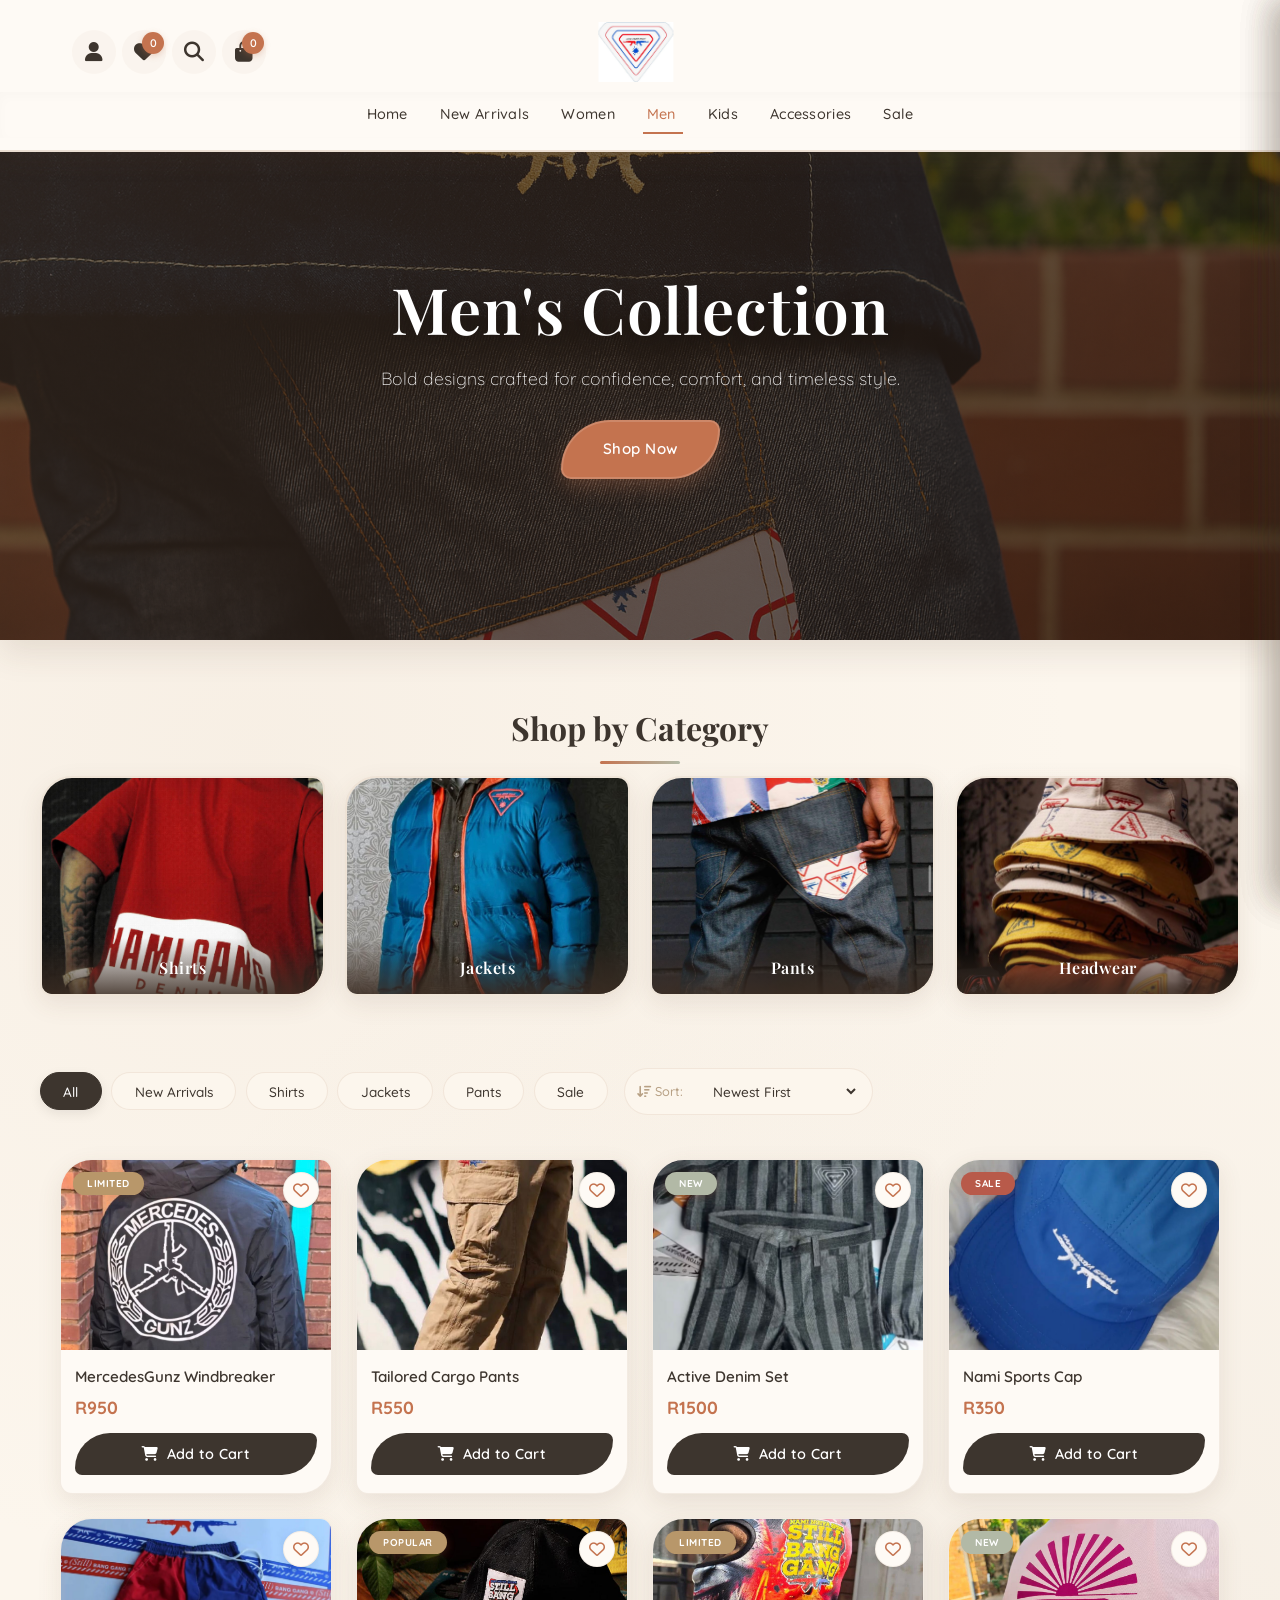
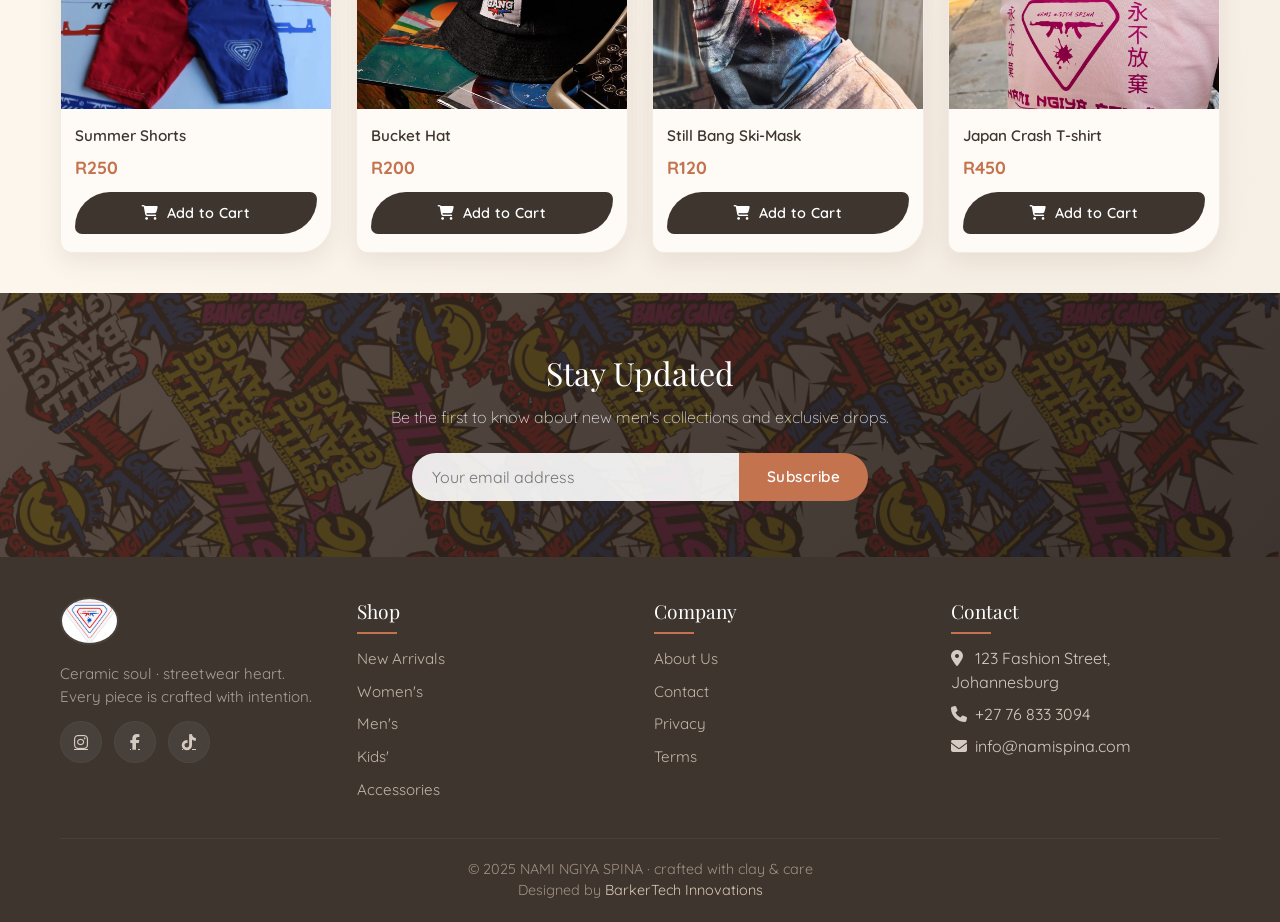
<file: Mens.html>
<!DOCTYPE html>
<html lang="en">
<head>
    <meta charset="UTF-8">
    <meta name="viewport" content="width=device-width, initial-scale=1.0, maximum-scale=1.0">
    <title>Men's Collection · Nami Ngiya Spina</title>
    <link rel="stylesheet" href="https://cdnjs.cloudflare.com/ajax/libs/font-awesome/6.4.0/css/all.min.css">
    <link href="https://fonts.googleapis.com/css2?family=Quicksand:wght@300;400;500;600;700&family=Playfair+Display:ital,wght@0,400;0,600;1,400&display=swap" rel="stylesheet">
    <style>
        /* ----- CERAMIC AESTHETIC (matches index) ----- */
        * {
            margin: 0;
            padding: 0;
            box-sizing: border-box;
        }

        :root {
            --clay: #d9c8b2;
            --clay-light: #efe6db;
            --clay-dark: #b7a084;
            --terracotta: #c4734f;
            --sage: #b2b9a6;
            --cream: #fcf6ed;
            --warm-white: #fefaf5;
            --charcoal: #3d352e;
            --shadow-soft: 0 8px 24px rgba(100, 70, 50, 0.10);
            --shadow-glaze: 0 12px 32px rgba(80, 55, 35, 0.12);
            --border-organic: 2px solid rgba(180, 140, 110, 0.25);
            --radius-soft: 32px 12px 32px 12px;
            --font-body: 'Quicksand', sans-serif;
            --font-display: 'Playfair Display', serif;
            --transition-butter: all 0.35s cubic-bezier(0.34, 1.56, 0.64, 1);
        }

        body {
            font-family: var(--font-body);
            background: var(--cream);
            color: var(--charcoal);
            padding-top: 80px;
            line-height: 1.5;
            background-image: radial-gradient(circle at 20% 30%, rgba(220, 200, 180, 0.15) 0%, transparent 40%),
                              radial-gradient(circle at 80% 70%, rgba(180, 160, 140, 0.10) 0%, transparent 50%);
        }

        .container {
            max-width: 1200px;
            margin: 0 auto;
            padding: 0 20px;
        }

        /* ----- HEADER (matches index) ----- */
        header {
            background: var(--warm-white);
            border-bottom: var(--border-organic);
            box-shadow: var(--shadow-soft);
            position: fixed;
            top: 0;
            left: 0;
            right: 0;
            z-index: 1000;
            padding: 8px 0;
            backdrop-filter: blur(2px);
            transition: var(--transition-butter);
        }

        .top-header {
            display: flex;
            justify-content: space-between;
            align-items: center;
            padding: 0 12px;
            height: 64px;
        }

        .menu-icon {
            font-size: 22px;
            cursor: pointer;
            padding: 8px;
            min-width: 44px;
            min-height: 44px;
            display: flex;
            align-items: center;
            justify-content: center;
            color: var(--charcoal);
            transition: var(--transition-butter);
            border-radius: 50%;
            background: rgba(200, 175, 150, 0.15);
        }
        .menu-icon:hover { background: rgba(180, 140, 110, 0.25); transform: scale(1.02); }

        .logo-container {
            position: absolute;
            left: 50%;
            transform: translateX(-50%);
            display: flex;
            align-items: center;
            height: 100%;
        }

        .logo {
            font-family: var(--font-display);
            font-size: 26px;
            font-weight: 600;
            color: var(--charcoal);
            display: flex;
            align-items: center;
            gap: 8px;
            letter-spacing: -0.5px;
        }
     .logo img {
    height: 48px;
    display: block;
    background: transparent;
}
        .logo span {
            background: linear-gradient(135deg, var(--terracotta), var(--clay-dark));
            -webkit-background-clip: text;
            -webkit-text-fill-color: transparent;
            background-clip: text;
        }

        .nav-icons {
            display: flex;
            gap: 6px;
        }
        .nav-icon {
            position: relative;
            cursor: pointer;
            font-size: 20px;
            padding: 8px;
            color: var(--charcoal);
            min-width: 44px;
            min-height: 44px;
            display: flex;
            align-items: center;
            justify-content: center;
            border-radius: 50%;
            transition: var(--transition-butter);
            background: rgba(200, 175, 150, 0.08);
        }
        .nav-icon:hover {
            background: var(--clay-light);
            transform: translateY(-2px);
            color: var(--terracotta);
        }
        .cart-count, .wishlist-count {
            position: absolute;
            top: 2px;
            right: 2px;
            background: var(--terracotta);
            color: white;
            border-radius: 30px;
            width: 22px;
            height: 22px;
            font-size: 11px;
            font-weight: 600;
            display: flex;
            align-items: center;
            justify-content: center;
            box-shadow: 0 2px 6px rgba(196, 115, 79, 0.3);
        }

        /* search bar */
        .search-bar {
            position: absolute;
            top: 100%;
            right: 0;
            width: 0;
            overflow: hidden;
            background: var(--warm-white);
            box-shadow: var(--shadow-glaze);
            transition: var(--transition-butter);
            z-index: 1001;
        }
        .search-bar.active {
            width: 100%;
            padding: 16px 20px;
        }
        .search-input-container {
            position: relative;
            width: 100%;
        }
        .search-bar input {
            width: 100%;
            border: var(--border-organic);
            border-radius: 60px;
            padding: 14px 24px;
            font-size: 16px;
            background: var(--cream);
            outline: none;
            transition: var(--transition-butter);
            font-family: var(--font-body);
        }
        .search-bar input:focus {
            border-color: var(--terracotta);
            box-shadow: 0 0 0 4px rgba(196, 115, 79, 0.15);
            background: white;
        }
        .search-bar button {
            position: absolute;
            right: 8px;
            top: 50%;
            transform: translateY(-50%);
            background: var(--terracotta);
            border: none;
            color: white;
            border-radius: 40px;
            padding: 8px 16px;
            cursor: pointer;
            font-size: 14px;
            height: 40px;
            display: flex;
            align-items: center;
            justify-content: center;
            transition: var(--transition-butter);
        }
        .search-bar button:hover {
            background: var(--clay-dark);
            transform: translateY(-50%) scale(1.02);
        }

        /* navigation */
        nav {
            background: var(--warm-white);
            padding: 0;
            display: none;
            border-top: var(--border-organic);
            box-shadow: inset 0 4px 12px rgba(0,0,0,0.02);
        }
        nav.active {
            display: flex;
        }
        .nav-links {
            display: flex;
            flex-direction: column;
            list-style: none;
            width: 100%;
            padding: 8px 0;
        }
        .nav-links li {
            border-bottom: 1px solid rgba(180, 140, 110, 0.12);
        }
        .nav-links a {
            color: var(--charcoal);
            text-decoration: none;
            font-weight: 500;
            font-size: 15px;
            padding: 14px 24px;
            display: block;
            transition: var(--transition-butter);
            letter-spacing: 0.3px;
            position: relative;
        }
        .nav-links a::after {
            content: '';
            position: absolute;
            bottom: 0;
            left: 24px;
            width: 0;
            height: 2px;
            background: var(--terracotta);
            transition: var(--transition-butter);
        }
        .nav-links a:hover {
            background: var(--clay-light);
            color: var(--terracotta);
        }
        .nav-links a:hover::after { width: 40px; }
        .nav-links a.active { color: var(--terracotta); }
        .nav-links a.active::after { width: 40px; }

        /* ----- HERO – straight edges (matches index) ----- */
        .mens-hero {
            position: relative;
            height: 50vh;
            overflow: hidden;
            margin-bottom: 32px;
            box-shadow: var(--shadow-glaze);
            background: linear-gradient(135deg, rgba(60, 45, 35, 0.65), rgba(30, 20, 15, 0.75)), url('MenHERO.png') center/cover no-repeat;
            display: flex;
            align-items: center;
            justify-content: center;
            text-align: center;
        }
        .hero-content {
            max-width: 720px;
            padding: 0 20px;
            color: white;
        }
        .hero-content h1 {
            font-family: var(--font-display);
            font-size: 2.8rem;
            font-weight: 600;
            letter-spacing: 1px;
            text-shadow: 0 4px 20px rgba(0,0,0,0.3);
            margin-bottom: 0.5rem;
        }
        .hero-content p {
            font-size: 1.1rem;
            opacity: 0.92;
            margin-bottom: 1.8rem;
            font-weight: 300;
            text-shadow: 0 2px 12px rgba(0,0,0,0.2);
        }
        .btn {
            display: inline-block;
            padding: 16px 40px;
            background: var(--terracotta);
            color: white;
            text-decoration: none;
            font-weight: 600;
            border-radius: 60px 12px 60px 12px;
            transition: var(--transition-butter);
            font-size: 15px;
            letter-spacing: 0.5px;
            box-shadow: 0 8px 20px rgba(196, 115, 79, 0.3);
            border: 2px solid rgba(255,255,255,0.15);
        }
        .btn:hover {
            background: var(--clay-dark);
            transform: translateY(-4px) scale(1.01);
            box-shadow: 0 12px 32px rgba(160, 120, 80, 0.35);
        }

        /* ----- SECTION TITLES ----- */
        .section-title {
            text-align: center;
            font-family: var(--font-display);
            font-size: 2rem;
            color: var(--charcoal);
            margin-bottom: 12px;
            position: relative;
            padding-bottom: 12px;
        }
        .section-title::after {
            content: '';
            position: absolute;
            bottom: 0;
            left: 50%;
            transform: translateX(-50%);
            width: 80px;
            height: 3px;
            background: linear-gradient(90deg, var(--terracotta), var(--sage));
            border-radius: 10px;
        }

        /* ----- CATEGORIES – CLAY TILES ----- */
        .mens-categories {
            padding: 32px 0 16px;
        }
        .categories-grid {
            display: grid;
            grid-template-columns: repeat(2, 1fr);
            gap: 18px;
            margin-bottom: 32px;
        }
        .category {
            position: relative;
            height: 180px;
            border-radius: var(--radius-soft);
            overflow: hidden;
            box-shadow: var(--shadow-soft);
            transition: var(--transition-butter);
            border: 2px solid rgba(200, 175, 150, 0.2);
        }
        .category:hover {
            transform: translateY(-6px);
            box-shadow: var(--shadow-glaze);
            border-color: var(--clay);
        }
        .category img {
            width: 100%;
            height: 100%;
            object-fit: cover;
            transition: transform 0.7s ease;
        }
        .category:hover img { transform: scale(1.04); }
        .category-name {
            position: absolute;
            bottom: 0;
            left: 0;
            right: 0;
            background: linear-gradient(to top, rgba(60, 45, 35, 0.85), transparent);
            color: white;
            padding: 18px 12px 14px;
            text-align: center;
            font-weight: 600;
            font-size: 1rem;
            letter-spacing: 0.5px;
            font-family: var(--font-display);
        }

        /* ----- FILTERS (matches index) ----- */
        .filters {
            padding: 1.5rem 0;
            margin-bottom: 20px;
        }
        .filter-options {
            display: flex;
            flex-direction: column;
            gap: 1rem;
        }
        .filter-group {
            display: flex;
            flex-wrap: wrap;
            gap: 0.6rem;
        }
        .filter-btn {
            background: var(--cream);
            border: 1px solid rgba(180, 140, 110, 0.15);
            padding: 0.6rem 1.4rem;
            border-radius: 40px;
            font-family: var(--font-body);
            font-weight: 500;
            font-size: 0.85rem;
            color: var(--charcoal);
            cursor: pointer;
            transition: var(--transition-butter);
            display: inline-flex;
            align-items: center;
            gap: 8px;
        }
        .filter-btn:hover {
            background: var(--clay-light);
            transform: translateY(-2px);
        }
        .filter-btn.active {
            background: var(--charcoal);
            color: white;
            border-color: var(--charcoal);
            box-shadow: 0 4px 12px rgba(0,0,0,0.08);
        }
        .sort {
            display: flex;
            align-items: center;
            gap: 10px;
            background: var(--cream);
            padding: 0.3rem 0.8rem;
            border-radius: 60px;
            border: 1px solid rgba(180, 140, 110, 0.15);
            width: fit-content;
        }
        .sort label {
            font-size: 0.8rem;
            font-weight: 500;
            color: var(--clay-dark);
        }
        .sort-select {
            border: none;
            background: transparent;
            padding: 0.5rem 1rem;
            font-family: var(--font-body);
            font-weight: 500;
            font-size: 0.85rem;
            color: var(--charcoal);
            cursor: pointer;
            outline: none;
            border-radius: 30px;
        }
        .sort-select:focus { background: var(--clay-light); }

        /* ----- PRODUCTS GRID (matches index) ----- */
        .products-grid {
            display: grid;
            grid-template-columns: repeat(auto-fill, minmax(160px, 1fr));
            gap: 24px;
            margin-bottom: 40px;
        }
        .product {
            background: var(--warm-white);
            border-radius: var(--radius-soft);
            overflow: hidden;
            box-shadow: var(--shadow-soft);
            transition: var(--transition-butter);
            border: 1px solid rgba(200, 175, 150, 0.2);
            position: relative;
        }
        .product:hover {
            transform: translateY(-8px);
            box-shadow: var(--shadow-glaze);
            border-color: var(--clay);
        }
        .product-badge {
            position: absolute;
            top: 12px;
            left: 12px;
            background: var(--terracotta);
            color: white;
            padding: 4px 14px;
            border-radius: 40px;
            font-size: 10px;
            font-weight: 700;
            letter-spacing: 0.5px;
            text-transform: uppercase;
            z-index: 2;
            box-shadow: 0 2px 8px rgba(196, 115, 79, 0.25);
        }
        .product-badge.new { background: var(--sage); }
        .product-badge.hot { background: var(--terracotta); }
        .product-badge.exclusive { background: #b8976a; }
        .product-badge.sale { background: #b85a4a; }
        .product-badge.limited { background: #b8976a; }
        .product-badge.popular { background: #b8976a; }
        .product-img {
            height: 190px;
            overflow: hidden;
            position: relative;
            background: var(--clay-light);
        }
        .product-img img {
            width: 100%;
            height: 100%;
            object-fit: cover;
            transition: transform 0.7s ease;
        }
        .product:hover .product-img img { transform: scale(1.03); }
        .quick-view {
            position: absolute;
            top: 50%;
            left: 50%;
            transform: translate(-50%, -50%) scale(0.8);
            background: rgba(255, 250, 245, 0.92);
            backdrop-filter: blur(4px);
            padding: 8px 18px;
            border-radius: 40px;
            font-weight: 600;
            font-size: 12px;
            opacity: 0;
            transition: var(--transition-butter);
            cursor: pointer;
            color: var(--charcoal);
            border: 1px solid rgba(180, 140, 110, 0.2);
        }
        .product:hover .quick-view {
            opacity: 1;
            transform: translate(-50%, -50%) scale(1);
        }
        .product-wishlist-heart {
            position: absolute;
            top: 12px;
            right: 12px;
            background: var(--warm-white);
            width: 36px;
            height: 36px;
            border-radius: 50%;
            display: flex;
            align-items: center;
            justify-content: center;
            cursor: pointer;
            z-index: 15;
            box-shadow: 0 2px 8px rgba(0,0,0,0.06);
            transition: var(--transition-butter);
            color: var(--terracotta);
            font-size: 16px;
            border: 1px solid rgba(180, 140, 110, 0.1);
        }
        .product-wishlist-heart:hover { transform: scale(1.1); background: white; }
        .product-info {
            padding: 16px 14px 18px;
        }
        .product-title {
            font-weight: 600;
            font-size: 0.95rem;
            margin-bottom: 6px;
            color: var(--charcoal);
        }
        .product-price {
            display: flex;
            align-items: center;
            gap: 8px;
            margin-bottom: 12px;
        }
        .price-current {
            font-weight: 700;
            font-size: 1.1rem;
            color: var(--terracotta);
        }
        .price-original {
            font-size: 0.8rem;
            color: #a68b7a;
            text-decoration: line-through;
        }
        .add-to-cart {
            width: 100%;
            padding: 12px;
            background: var(--charcoal);
            color: white;
            border: none;
            border-radius: 40px 8px 40px 8px;
            cursor: pointer;
            font-weight: 600;
            transition: var(--transition-butter);
            font-size: 0.9rem;
            display: flex;
            align-items: center;
            justify-content: center;
            gap: 8px;
            font-family: var(--font-body);
            letter-spacing: 0.3px;
        }
        .add-to-cart:hover {
            background: var(--terracotta);
            transform: translateY(-2px);
            box-shadow: 0 6px 16px rgba(196, 115, 79, 0.25);
        }

        /* ----- CART SIDEBAR (matches index) ----- */
        .cart-overlay, .panel-overlay {
            position: fixed;
            top: 0;
            left: 0;
            width: 100%;
            height: 100%;
            background: rgba(40, 30, 25, 0.4);
            backdrop-filter: blur(2px);
            z-index: 2000;
            display: none;
            opacity: 0;
            transition: opacity 0.3s ease;
        }
        .cart-overlay.active, .panel-overlay.active { display: block; opacity: 1; }
        .cart-sidebar, .side-panel {
            position: fixed;
            top: 0;
            right: -100%;
            width: 100%;
            max-width: 420px;
            height: 100%;
            background: var(--warm-white);
            box-shadow: -8px 0 32px rgba(60, 45, 35, 0.15);
            z-index: 2001;
            display: flex;
            flex-direction: column;
            transition: right 0.4s cubic-bezier(0.34, 1.56, 0.64, 1);
            overflow-y: auto;
            border-left: 2px solid rgba(200, 175, 150, 0.2);
        }
        .cart-sidebar.active, .side-panel.active { right: 0; }
        .cart-header, .panel-header {
            display: flex;
            justify-content: space-between;
            align-items: center;
            padding: 20px 24px;
            border-bottom: var(--border-organic);
            background: var(--charcoal);
            color: white;
        }
        .cart-header h2, .panel-header h2 {
            font-family: var(--font-display);
            font-weight: 400;
            font-size: 1.4rem;
        }
        .close-cart, .close-panel {
            background: none;
            border: none;
            color: white;
            font-size: 1.6rem;
            cursor: pointer;
            transition: var(--transition-butter);
            min-width: 44px;
            min-height: 44px;
            display: flex;
            align-items: center;
            justify-content: center;
        }
        .close-cart:hover, .close-panel:hover { color: var(--clay); transform: rotate(90deg); }
        .cart-items, .wishlist-items, .account-content {
            flex: 1;
            padding: 16px 20px;
            overflow-y: auto;
        }
        .cart-item {
            display: flex;
            gap: 16px;
            padding: 16px 0;
            border-bottom: 1px solid rgba(200, 175, 150, 0.2);
        }
        .cart-item-img {
            width: 72px;
            height: 72px;
            border-radius: 20px 4px 20px 4px;
            overflow: hidden;
            flex-shrink: 0;
            border: 1px solid var(--clay);
        }
        .cart-item-img img { width: 100%; height: 100%; object-fit: cover; }
        .cart-item-details { flex: 1; display: flex; flex-direction: column; justify-content: space-between; }
        .cart-item-title { font-weight: 600; font-size: 0.95rem; }
        .cart-item-price { color: var(--terracotta); font-weight: 600; }
        .cart-item-controls { display: flex; align-items: center; gap: 12px; flex-wrap: wrap; margin-top: 6px; }
        .quantity-controls {
            display: flex;
            align-items: center;
            border: 1px solid rgba(180, 140, 110, 0.25);
            border-radius: 40px;
            overflow: hidden;
        }
        .quantity-btn {
            background: none;
            border: none;
            width: 36px;
            height: 36px;
            cursor: pointer;
            transition: var(--transition-butter);
            font-size: 1.1rem;
            color: var(--charcoal);
        }
        .quantity-btn:hover { background: var(--clay-light); }
        .quantity-input {
            width: 40px;
            height: 36px;
            border: none;
            text-align: center;
            font-weight: 600;
            outline: none;
            font-size: 1rem;
            background: transparent;
        }
        .remove-item {
            background: none;
            border: none;
            color: var(--terracotta);
            cursor: pointer;
            transition: var(--transition-butter);
            min-width: 44px;
            min-height: 44px;
            display: flex;
            align-items: center;
            justify-content: center;
            font-size: 1.1rem;
        }
        .remove-item:hover { color: #a0523a; transform: scale(1.1); }
        .cart-footer {
            padding: 20px 24px;
            border-top: var(--border-organic);
            background: var(--clay-light);
        }
        .cart-total-row {
            display: flex;
            justify-content: space-between;
            margin-bottom: 8px;
            font-size: 1rem;
        }
        .cart-total-row.total {
            font-weight: 700;
            font-size: 1.2rem;
            border-top: 2px solid rgba(180, 140, 110, 0.25);
            padding-top: 12px;
            margin-top: 8px;
        }
        .cart-actions {
            display: flex;
            flex-direction: column;
            gap: 12px;
            margin-top: 12px;
        }
        .checkout-btn, .continue-shopping {
            padding: 14px;
            border: none;
            border-radius: 40px 8px 40px 8px;
            font-weight: 600;
            cursor: pointer;
            transition: var(--transition-butter);
            text-align: center;
            font-size: 1rem;
            font-family: var(--font-body);
            min-height: 50px;
        }
        .checkout-btn {
            background: var(--charcoal);
            color: white;
            box-shadow: 0 4px 12px rgba(0,0,0,0.08);
        }
        .checkout-btn:hover {
            background: var(--terracotta);
            transform: translateY(-2px);
            box-shadow: 0 8px 20px rgba(196, 115, 79, 0.25);
        }
        .continue-shopping {
            background: transparent;
            color: var(--charcoal);
            border: 1px solid rgba(180, 140, 110, 0.3);
        }
        .continue-shopping:hover {
            background: var(--charcoal);
            color: white;
        }
        .empty-cart, .empty-state {
            text-align: center;
            padding: 40px 20px;
            color: var(--clay-dark);
        }
        .empty-cart i, .empty-state i {
            font-size: 3rem;
            color: var(--clay);
            margin-bottom: 12px;
        }
        .wishlist-item {
            display: flex;
            gap: 16px;
            padding: 16px 0;
            border-bottom: 1px solid rgba(200, 175, 150, 0.2);
        }
        .wishlist-item-img {
            width: 72px;
            height: 72px;
            border-radius: 20px 4px 20px 4px;
            overflow: hidden;
            border: 1px solid var(--clay);
        }
        .wishlist-item-img img { width: 100%; height: 100%; object-fit: cover; }
        .wishlist-item-details { flex: 1; }
        .wishlist-item-title { font-weight: 600; }
        .wishlist-item-price { color: var(--terracotta); font-weight: 600; }
        .wishlist-item-actions { display: flex; gap: 10px; margin-top: 8px; flex-wrap: wrap; }
        .wishlist-add-cart, .wishlist-remove-btn {
            padding: 6px 16px;
            border: none;
            border-radius: 30px;
            font-weight: 500;
            font-size: 0.8rem;
            cursor: pointer;
            transition: var(--transition-butter);
            font-family: var(--font-body);
        }
        .wishlist-add-cart { background: var(--charcoal); color: white; }
        .wishlist-add-cart:hover { background: var(--terracotta); }
        .wishlist-remove-btn { background: transparent; color: var(--terracotta); border: 1px solid rgba(196,115,79,0.2); }
        .wishlist-remove-btn:hover { background: var(--terracotta); color: white; }
        .account-profile { text-align: center; margin-bottom: 25px; }
        .avatar {
            width: 80px; height: 80px;
            background: linear-gradient(135deg, var(--terracotta), var(--clay-dark));
            border-radius: 50%;
            display: flex;
            align-items: center;
            justify-content: center;
            margin: 0 auto 15px;
        }
        .avatar i { font-size: 2.5rem; color: white; }
        .account-name { font-weight: 600; font-size: 1.1rem; }
        .account-email { color: var(--clay-dark); font-size: 0.9rem; }
        .account-menu { list-style: none; }
        .account-menu li {
            padding: 12px 15px;
            margin: 5px 0;
            border-radius: 12px;
            cursor: pointer;
            display: flex;
            align-items: center;
            gap: 12px;
            transition: var(--transition-butter);
        }
        .account-menu li:hover { background: var(--clay-light); }
        .account-menu li i { width: 20px; color: var(--terracotta); }

        /* ----- NEWSLETTER (straight edges, matches index) ----- */
        .newsletter {
            background: linear-gradient(135deg, rgba(60, 45, 35, 0.85), rgba(40, 30, 25, 0.90)), url('Mash.jpg') center/cover;
            color: white;
            padding: 56px 0;
            text-align: center;
            margin: 32px 0 0;
        }
        .newsletter h2 {
            font-family: var(--font-display);
            font-size: 2rem;
            font-weight: 400;
            margin-bottom: 8px;
        }
        .newsletter p {
            max-width: 500px;
            margin: 0 auto 24px;
            opacity: 0.85;
            font-weight: 300;
        }
        .newsletter-form {
            display: flex;
            max-width: 480px;
            margin: 0 auto;
            padding: 0 12px;
        }
        .newsletter-form input {
            flex: 1;
            padding: 14px 20px;
            border: none;
            border-radius: 60px 0 0 60px;
            font-size: 1rem;
            outline: none;
            background: rgba(255,255,255,0.9);
            font-family: var(--font-body);
        }
        .newsletter-form input:focus { background: white; }
        .newsletter-form button {
            background: var(--terracotta);
            color: white;
            border: none;
            padding: 0 28px;
            border-radius: 0 60px 60px 0;
            cursor: pointer;
            font-weight: 600;
            font-size: 0.95rem;
            transition: var(--transition-butter);
            font-family: var(--font-body);
            letter-spacing: 0.5px;
        }
        .newsletter-form button:hover {
            background: var(--clay-dark);
            transform: scale(1.02);
        }

        /* ----- FOOTER (matches index) ----- */
        footer {
            background: var(--charcoal);
            color: #d6cbc2;
            padding: 40px 0 20px;
        }
        .footer-content {
            display: grid;
            grid-template-columns: 1fr;
            gap: 28px;
            margin-bottom: 28px;
        }
        .footer-column h3 {
            font-family: var(--font-display);
            font-weight: 400;
            font-size: 1.2rem;
            color: white;
            margin-bottom: 12px;
            position: relative;
            padding-bottom: 8px;
        }
        .footer-column h3::after {
            content: '';
            position: absolute;
            bottom: 0;
            left: 0;
            width: 40px;
            height: 2px;
            background: var(--terracotta);
        }
        .footer-links { list-style: none; }
        .footer-links li { margin-bottom: 8px; }
        .footer-links a {
            color: #c4b5a8;
            text-decoration: none;
            transition: var(--transition-butter);
            font-size: 0.95rem;
        }
        .footer-links a:hover { color: var(--terracotta); padding-left: 4px; }
        .social-icons {
            display: flex;
            gap: 12px;
            margin-top: 12px;
        }
        .social-icons a {
            display: flex;
            align-items: center;
            justify-content: center;
            width: 42px;
            height: 42px;
            background: rgba(255,255,255,0.06);
            border-radius: 50%;
            color: #d6cbc2;
            transition: var(--transition-butter);
            border: 1px solid rgba(255,255,255,0.04);
        }
        .social-icons a:hover {
            background: var(--terracotta);
            color: white;
            transform: translateY(-3px);
        }
        .footer-logo-img { height: 48px; border-radius: 50%; margin-bottom: 12px; border: 2px solid rgba(255,255,255,0.06); }
        .copyright {
            text-align: center;
            padding-top: 20px;
            border-top: 1px solid rgba(255,255,255,0.06);
            color: #a09082;
            font-size: 0.9rem;
        }
        .developer-glow {
            color: var(--clay);
            text-decoration: none;
            transition: var(--transition-butter);
        }
        .developer-glow:hover {
            color: var(--terracotta);
            text-shadow: 0 0 16px rgba(196, 115, 79, 0.2);
        }

        /* ----- RESPONSIVE (matches index) ----- */
        @media (min-width: 640px) {
            .categories-grid { grid-template-columns: repeat(4, 1fr); gap: 20px; }
            .category { height: 220px; }
            .products-grid { grid-template-columns: repeat(auto-fill, minmax(210px, 1fr)); }
            .footer-content { grid-template-columns: repeat(2, 1fr); }
            .hero-content h1 { font-size: 3rem; }
            .filter-options { flex-direction: row; align-items: center; }
            .sort { width: auto; }
        }
        @media (min-width: 768px) {
            .products-grid { grid-template-columns: repeat(2, 1fr); }
        }
        @media (min-width: 992px) {
            body { padding-top: 100px; }
            header { padding: 12px 0; }
            .top-header { height: 80px; }
            .logo img { height: 60px; }
            .logo { font-size: 30px; }
            nav { display: flex; position: static; padding: 4px 0; border-top: none; background: transparent; }
            .nav-links { flex-direction: row; gap: 4px 24px; padding: 0; }
            .nav-links li { border-bottom: none; }
            .nav-links a { padding: 8px 4px; font-size: 0.9rem; }
            .nav-links a::after { left: 0; }
            .nav-links a:hover::after { width: 100%; }
            .menu-icon { display: none; }
            .mens-hero { height: 60vh; }
            .hero-content h1 { font-size: 4rem; }
            .cart-sidebar, .side-panel { right: -450px; max-width: 450px; }
            .footer-content { grid-template-columns: repeat(4, 1fr); }
            .products-grid { grid-template-columns: repeat(4, 1fr); }
        }
        @media (max-width: 480px) {
            .hero-content h1 { font-size: 1.8rem; }
            .hero-content p { font-size: 0.95rem; }
            .product-img { height: 160px; }
            .products-grid { gap: 14px; }
            .filter-group { gap: 0.4rem; }
            .filter-btn { padding: 0.4rem 1rem; font-size: 0.75rem; }
        }

        /* touch friendly */
        * { -webkit-tap-highlight-color: transparent; }
        input, button, select, textarea { font-size: 16px; }

        /* ozow badge */
        .ozow-badge {
            display: inline-flex;
            align-items: center;
            gap: 8px;
            background: #1a2b3c;
            color: white;
            padding: 6px 16px;
            border-radius: 40px;
            font-size: 0.75rem;
            font-weight: 600;
            letter-spacing: 0.3px;
            border: 1px solid rgba(255,255,255,0.08);
        }
        .ozow-badge i { color: #f5b342; }
    </style>
</head>
<body>
    <!-- HEADER (matches index) -->
    <header id="main-header">
        <div class="container">
            <div class="top-header">
                <div class="menu-icon" onclick="toggleMenu()"><i class="fas fa-bars"></i></div>
                <div class="logo-container">
                    <div class="logo">
                        <img src="LOG.jpeg" alt="Nami Ngiya Spina">
                        <span></span>
                    </div>
                </div>
                <div class="nav-icons">
                    <div class="nav-icon" onclick="toggleAccountPanel()"><i class="fas fa-user"></i></div>
                    <div class="nav-icon" onclick="toggleWishlistPanel()"><i class="fas fa-heart"></i><span class="wishlist-count" id="wishlistCountNav">0</span></div>
                    <div class="nav-icon" onclick="toggleSearch()"><i class="fas fa-search"></i></div>
                    <div class="nav-icon cart-icon" onclick="toggleCart()"><i class="fas fa-shopping-bag"></i><span class="cart-count">0</span></div>
                </div>
            </div>
        </div>
        <div class="search-bar" id="searchBar">
            <div class="search-input-container">
                <input type="text" placeholder="Search men's collection..." id="searchInput">
                <button><i class="fas fa-search"></i></button>
                <div class="search-suggestions" id="searchSuggestions"></div>
            </div>
        </div>
        <nav id="main-nav">
            <div class="container">
                <ul class="nav-links">
                    <li><a href="index.html">Home</a></li>
                    <li><a href="newArrivals.html">New Arrivals</a></li>
                    <li><a href="Womens.html">Women</a></li>
                    <li><a href="Mens.html" class="active">Men</a></li>
                    <li><a href="Kids.html">Kids</a></li>
                    <li><a href="Accessories.html">Accessories</a></li>
                    <li><a href="sale.html">Sale</a></li>
                </ul>
            </div>
        </nav>
    </header>

    <!-- WISHLIST PANEL -->
    <div class="panel-overlay" id="wishlistOverlay"></div>
    <div class="side-panel" id="wishlistPanel">
        <div class="panel-header"><h2><i class="fas fa-heart" style="opacity:0.6;margin-right:8px;"></i>Wishlist</h2><button class="close-panel" onclick="closeWishlistPanel()"><i class="fas fa-times"></i></button></div>
        <div class="wishlist-items" id="wishlistItems"><div class="empty-state"><i class="far fa-heart"></i><p>Your wishlist is empty</p></div></div>
    </div>

    <!-- ACCOUNT PANEL -->
    <div class="panel-overlay" id="accountOverlay"></div>
    <div class="side-panel" id="accountPanel">
        <div class="panel-header"><h2><i class="fas fa-user-circle" style="opacity:0.6;margin-right:8px;"></i>Account</h2><button class="close-panel" onclick="closeAccountPanel()"><i class="fas fa-times"></i></button></div>
        <div class="account-content">
            <div class="account-profile"><div class="avatar"><i class="fas fa-user-alt"></i></div><div class="account-name">Guest User</div><div class="account-email">Sign in for exclusive access</div></div>
            <ul class="account-menu"><li><i class="fas fa-shopping-bag"></i> My Orders</li><li><i class="fas fa-map-marker-alt"></i> Address Book</li><li><i class="fas fa-credit-card"></i> Payment Methods</li><li><i class="fas fa-gem"></i> Membership</li><li><i class="fas fa-sign-out-alt"></i> Sign Out</li></ul>
        </div>
    </div>

    <!-- CART SIDEBAR -->
    <div class="cart-overlay" id="cartOverlay"></div>
    <div class="cart-sidebar" id="cartSidebar">
        <div class="cart-header"><h2><i class="fas fa-paint-brush" style="opacity:0.6;margin-right:8px;"></i>Your Cart</h2><button class="close-cart" onclick="toggleCart()"><i class="fas fa-times"></i></button></div>
        <div class="cart-items" id="cartItems"><div class="empty-cart"><i class="fas fa-shopping-bag"></i><p>Your cart is empty</p></div></div>
        <div class="cart-footer" id="cartFooter" style="display:none;">
            <div class="cart-totals"><div class="cart-total-row"><span>Subtotal</span><span id="cartSubtotal">R0.00</span></div><div class="cart-total-row"><span>Shipping</span><span>R99.00</span></div><div class="cart-total-row total"><span>Total</span><span id="cartTotal">R99.00</span></div></div>
            <div class="cart-actions">
                <button class="checkout-btn" onclick="checkoutWithOzow()"><i class="fas fa-credit-card" style="margin-right:8px;"></i> Pay with Ozow</button>
                <button class="continue-shopping" onclick="toggleCart()">Continue Shopping</button>
            </div>
            <div style="text-align:center;margin-top:12px;font-size:0.75rem;color:var(--clay-dark);"><span class="ozow-badge"><i class="fas fa-lock"></i> Secured via Ozow</span></div>
        </div>
    </div>

    <!-- HERO -->
    <section class="mens-hero">
        <div class="hero-content">
            <h1>Men's Collection</h1>
            <p>Bold designs crafted for confidence, comfort, and timeless style.</p>
            <a href="#products" class="btn">Shop Now</a>
        </div>
    </section>

    <!-- CATEGORIES -->
    <section class="container mens-categories">
        <h2 class="section-title">Shop by Category</h2>
        <div class="categories-grid">
            <div class="category"><img src="Tee.jpg" alt="Shirts"><div class="category-name">Shirts</div></div>
            <div class="category"><img src="JACK.jpg" alt="Jackets"><div class="category-name">Jackets</div></div>
            <div class="category"><img src="JeanShort.jpg" alt="Pants"><div class="category-name">Pants</div></div>
            <div class="category"><img src="headwear.jpg" alt="Activewear"><div class="category-name">Headwear</div></div>
        </div>
    </section>

    <!-- FILTERS -->
    <section class="container filters">
        <div class="filter-options">
            <div class="filter-group">
                <button class="filter-btn active" data-filter="all">All</button>
                <button class="filter-btn" data-filter="new">New Arrivals</button>
                <button class="filter-btn" data-filter="shirts">Shirts</button>
                <button class="filter-btn" data-filter="jackets">Jackets</button>
                <button class="filter-btn" data-filter="pants">Pants</button>
                <button class="filter-btn" data-filter="sale">Sale</button>
            </div>
            <div class="sort">
                <label><i class="fas fa-arrow-down-wide-short"></i> Sort:</label>
                <select class="sort-select" id="sortSelect">
                    <option value="newest">Newest First</option>
                    <option value="low-high">Price: Low to High</option>
                    <option value="high-low">Price: High to Low</option>
                </select>
            </div>
        </div>
    </section>

    <!-- PRODUCTS -->
    <section class="container" id="products">
        <div class="products-grid" id="productsGrid"></div>
    </section>

    <!-- NEWSLETTER -->
    <section class="newsletter">
        <div class="container">
            <h2>Stay Updated</h2>
            <p>Be the first to know about new men's collections and exclusive drops.</p>
            <form class="newsletter-form">
                <input type="email" placeholder="Your email address" required>
                <button type="submit">Subscribe</button>
            </form>
        </div>
    </section>

    <!-- FOOTER -->
    <footer>
        <div class="container">
            <div class="footer-content">
                <div class="footer-column">
                    <img src="LOG.jpeg" class="footer-logo-img" alt="Nami Ngiya Spina">
                    <p style="opacity:0.7;font-size:0.95rem;">Ceramic soul · streetwear heart. Every piece is crafted with intention.</p>
                    <div class="social-icons">
                        <a href="https://www.instagram.com/nami_ngiya_spina?igsh=bjhiNzlwemVqMjBj" target="_blank"><i class="fab fa-instagram"></i></a>
                        <a href="https://www.facebook.com/share/16ZvKibCao/?mibextid=wwXIfr" target="_blank"><i class="fab fa-facebook-f"></i></a>
                        <a href="#" target="_blank"><i class="fab fa-tiktok"></i></a>
                    </div>
                </div>
                <div class="footer-column"><h3>Shop</h3><ul class="footer-links"><li><a href="new-arrivals.html">New Arrivals</a></li><li><a href="women.html">Women's</a></li><li><a href="men.html">Men's</a></li><li><a href="kids.html">Kids'</a></li><li><a href="accessories.html">Accessories</a></li></ul></div>
                <div class="footer-column"><h3>Company</h3><ul class="footer-links"><li><a href="about.html">About Us</a></li><li><a href="contact.html">Contact</a></li><li><a href="privacy.html">Privacy</a></li><li><a href="terms.html">Terms</a></li></ul></div>
                <div class="footer-column"><h3>Contact</h3><ul class="footer-links"><li><i class="fas fa-map-marker-alt" style="width:20px;"></i> 123 Fashion Street, Johannesburg</li><li><i class="fas fa-phone" style="width:20px;"></i> +27 76 833 3094</li><li><i class="fas fa-envelope" style="width:20px;"></i> info@namispina.com</li></ul></div>
            </div>
            <div class="copyright"><p>&copy; 2025 NAMI NGIYA SPINA · crafted with clay & care</p><p>Designed by <a href="https://wa.me/27768333094" target="_blank" class="developer-glow">BarkerTech Innovations</a></p></div>
        </div>
    </footer>

    <script>
        // ===== PRODUCT DATA =====
        const productData = [
            { id: 1, name: "Japan Crash T-shirt", price: 450, image: "SpinaChina.jpg", category: "shirts", badge: "new" },
            { id: 2, name: "Still Bang Ski-Mask", price: 120, image: "Ski2.jpg", category: "shirts", badge: "limited" },
            { id: 3, name: "Bucket Hat", price: 200, image: "hat.jpg", category: "jackets", badge: "popular" },
            { id: 4, name: "Summer Shorts", price: 250, image: "SummerShorts.jpg", category: "pants", badge: "" },
            { id: 5, name: "Nami Sports Cap", price: 350, image: "Cap.jpg", category: "jackets", badge: "sale" },
            { id: 6, name: "Active Denim Set", price: 1500, image: "MenCasual.jpg", category: "pants", badge: "new" },
            { id: 7, name: "Tailored Cargo Pants", price: 550, image: "SpinaCargo.jpg", category: "pants", badge: "" },
            { id: 8, name: "MercedesGunz Windbreaker", price: 950, image: "MercGunz.jpg", category: "jackets", badge: "limited" }
        ];

        // ===== STATE =====
        let wishlist = JSON.parse(localStorage.getItem('nami_wishlist')) || [];
        let cart = [];
        let currentFilter = "all";
        let currentSort = "newest";

        // ===== RENDER PRODUCTS =====
        function renderProducts() {
            let filtered = currentFilter === "all" ? [...productData] : productData.filter(p => p.category === currentFilter);
            if (currentSort === "low-high") filtered.sort((a,b) => a.price - b.price);
            else if (currentSort === "high-low") filtered.sort((a,b) => b.price - a.price);
            else filtered.sort((a,b) => b.id - a.id);
            const grid = document.getElementById("productsGrid");
            grid.innerHTML = filtered.map(p => {
                const isWished = wishlist.some(w => w.id == p.id);
                const badgeText = p.badge ? p.badge.charAt(0).toUpperCase() + p.badge.slice(1) : '';
                return `<div class="product">${p.badge ? `<span class="product-badge ${p.badge}">${badgeText}</span>` : ''}<div class="product-img"><img src="${p.image}" alt="${p.name}"><div class="quick-view">Quick View</div><div class="product-wishlist-heart" data-id="${p.id}" data-name="${p.name}" data-price="R${p.price}" data-image="${p.image}">${isWished ? '<i class="fas fa-heart"></i>' : '<i class="far fa-heart"></i>'}</div></div><div class="product-info"><h3 class="product-title">${p.name}</h3><div class="product-price"><span class="price-current">R${p.price}</span></div><button class="add-to-cart" data-id="${p.id}" data-name="${p.name}" data-price="${p.price}" data-image="${p.image}"><i class="fas fa-shopping-cart"></i> Add to Cart</button></div></div>`;
            }).join('');
            attachCartEvents();
            attachWishlistHeartEvents();
        }

        // ===== CART =====
        function attachCartEvents() {
            document.querySelectorAll('.add-to-cart').forEach(btn => {
                btn.removeEventListener('click', cartHandler);
                btn.addEventListener('click', cartHandler);
            });
        }
        function cartHandler(e) {
            const id = this.dataset.id, name = this.dataset.name, price = parseFloat(this.dataset.price), image = this.dataset.image;
            addToCart(id, name, price, image);
            this.innerHTML = '<i class="fas fa-check"></i> Added!';
            setTimeout(() => { this.innerHTML = '<i class="fas fa-shopping-cart"></i> Add to Cart'; }, 1000);
        }
        function addToCart(id, name, price, image) {
            const existing = cart.find(i => i.id === id);
            if (existing) existing.quantity++;
            else cart.push({ id, name, price, image, quantity: 1 });
            updateCartUI();
        }
        function updateCartUI() {
            const totalItems = cart.reduce((s,i) => s + i.quantity, 0);
            document.querySelector('.cart-count').textContent = totalItems;
            const container = document.getElementById('cartItems');
            if (cart.length === 0) {
                container.innerHTML = '<div class="empty-cart"><i class="fas fa-shopping-bag"></i><p>Your cart is empty</p></div>';
                document.getElementById('cartFooter').style.display = 'none';
                return;
            }
            let html = '', subtotal = 0;
            cart.forEach(item => {
                subtotal += item.price * item.quantity;
                html += `<div class="cart-item"><div class="cart-item-img"><img src="${item.image}" alt="${item.name}"></div><div class="cart-item-details"><div class="cart-item-title">${item.name}</div><div class="cart-item-price">R${item.price.toFixed(2)}</div><div class="cart-item-controls"><div class="quantity-controls"><button class="quantity-btn" onclick="updateQty('${item.id}',${item.quantity-1})">−</button><input type="text" class="quantity-input" value="${item.quantity}" readonly><button class="quantity-btn" onclick="updateQty('${item.id}',${item.quantity+1})">+</button></div><div style="font-weight:600;color:var(--terracotta);">R${(item.price*item.quantity).toFixed(2)}</div><button class="remove-item" onclick="removeCartItem('${item.id}')"><i class="fas fa-trash"></i></button></div></div></div>`;
            });
            container.innerHTML = html;
            document.getElementById('cartFooter').style.display = 'block';
            document.getElementById('cartSubtotal').innerText = `R${subtotal.toFixed(2)}`;
            document.getElementById('cartTotal').innerText = `R${(subtotal + 99).toFixed(2)}`;
        }
        window.updateQty = (id, newQty) => {
            const item = cart.find(i => i.id === id);
            if (item) {
                if (newQty <= 0) cart = cart.filter(i => i.id !== id);
                else item.quantity = newQty;
                updateCartUI();
            }
        };
        window.removeCartItem = (id) => { cart = cart.filter(i => i.id !== id); updateCartUI(); };

        // ===== OZOW CHECKOUT =====
        function checkoutWithOzow() {
            if (cart.length === 0) { alert("Your cart is empty."); return; }
            const subtotal = cart.reduce((sum, i) => sum + i.price * i.quantity, 0);
            const total = subtotal + 99;
            const ozowUrl = `https://sandbox.ozow.com/pay?merchant=DEMO&amount=${total.toFixed(2)}&currency=ZAR&reference=ORDER-${Date.now()}`;
            window.open(ozowUrl, '_blank');
            alert(`🔐 Redirecting to Ozow secure checkout\nTotal: R${total.toFixed(2)}\n(Simulated – sandbox environment)`);
        }

        // ===== WISHLIST =====
        function attachWishlistHeartEvents() {
            document.querySelectorAll('.product-wishlist-heart').forEach(heart => {
                heart.removeEventListener('click', wishlistHeartClick);
                heart.addEventListener('click', wishlistHeartClick);
            });
        }
        function wishlistHeartClick(e) {
            e.stopPropagation();
            const id = parseInt(this.dataset.id), name = this.dataset.name, price = this.dataset.price, image = this.dataset.image;
            const exists = wishlist.some(w => w.id === id);
            if (exists) { wishlist = wishlist.filter(w => w.id !== id); this.innerHTML = '<i class="far fa-heart"></i>'; }
            else { wishlist.push({ id, name, price, image }); this.innerHTML = '<i class="fas fa-heart"></i>'; }
            localStorage.setItem('nami_wishlist', JSON.stringify(wishlist));
            updateWishlistUI();
        }
        function updateWishlistUI() {
            const count = wishlist.length;
            document.getElementById('wishlistCountNav').innerText = count;
            const container = document.getElementById('wishlistItems');
            if (wishlist.length === 0) {
                container.innerHTML = '<div class="empty-state"><i class="far fa-heart"></i><p>Your wishlist is empty</p></div>';
                return;
            }
            container.innerHTML = wishlist.map(item => `
                <div class="wishlist-item">
                    <div class="wishlist-item-img"><img src="${item.image}" alt="${item.name}"></div>
                    <div class="wishlist-item-details">
                        <div class="wishlist-item-title">${item.name}</div>
                        <div class="wishlist-item-price">${item.price}</div>
                        <div class="wishlist-item-actions">
                            <button class="wishlist-add-cart" data-id="${item.id}" data-name="${item.name}" data-price="${item.price.replace('R','')}" data-image="${item.image}">Add to Cart</button>
                            <button class="wishlist-remove-btn" data-id="${item.id}">Remove</button>
                        </div>
                    </div>
                </div>
            `).join('');
            document.querySelectorAll('.wishlist-add-cart').forEach(btn => {
                btn.addEventListener('click', function() {
                    const id = this.dataset.id, name = this.dataset.name, price = parseFloat(this.dataset.price), image = this.dataset.image;
                    addToCart(id, name, price, image);
                });
            });
            document.querySelectorAll('.wishlist-remove-btn').forEach(btn => {
                btn.addEventListener('click', function() {
                    wishlist = wishlist.filter(w => w.id != this.dataset.id);
                    localStorage.setItem('nami_wishlist', JSON.stringify(wishlist));
                    updateWishlistUI();
                    renderProducts();
                });
            });
        }

        // ===== PANELS =====
        function toggleCart() {
            document.getElementById('cartOverlay').classList.toggle('active');
            document.getElementById('cartSidebar').classList.toggle('active');
            document.body.style.overflow = document.getElementById('cartSidebar').classList.contains('active') ? 'hidden' : '';
        }
        document.getElementById('cartOverlay')?.addEventListener('click', toggleCart);

        function toggleWishlistPanel() {
            document.getElementById('wishlistOverlay').classList.toggle('active');
            document.getElementById('wishlistPanel').classList.toggle('active');
            updateWishlistUI();
            document.body.style.overflow = document.getElementById('wishlistPanel').classList.contains('active') ? 'hidden' : '';
        }
        function closeWishlistPanel() {
            document.getElementById('wishlistOverlay').classList.remove('active');
            document.getElementById('wishlistPanel').classList.remove('active');
            document.body.style.overflow = '';
        }
        document.getElementById('wishlistOverlay')?.addEventListener('click', closeWishlistPanel);

        function toggleAccountPanel() {
            document.getElementById('accountOverlay').classList.toggle('active');
            document.getElementById('accountPanel').classList.toggle('active');
            document.body.style.overflow = document.getElementById('accountPanel').classList.contains('active') ? 'hidden' : '';
        }
        function closeAccountPanel() {
            document.getElementById('accountOverlay').classList.remove('active');
            document.getElementById('accountPanel').classList.remove('active');
            document.body.style.overflow = '';
        }
        document.getElementById('accountOverlay')?.addEventListener('click', closeAccountPanel);

        // ===== FILTERS =====
        document.querySelectorAll('.filter-btn').forEach(btn => {
            btn.addEventListener('click', function() {
                document.querySelectorAll('.filter-btn').forEach(b => b.classList.remove('active'));
                this.classList.add('active');
                currentFilter = this.getAttribute('data-filter');
                renderProducts();
            });
        });

        document.getElementById('sortSelect')?.addEventListener('change', (e) => {
            currentSort = e.target.value;
            renderProducts();
        });

        // ===== SEARCH =====
        function toggleSearch() {
            const bar = document.getElementById('searchBar');
            bar.classList.toggle('active');
            if (bar.classList.contains('active')) document.getElementById('searchInput')?.focus();
            else document.getElementById('searchSuggestions')?.classList.remove('active');
        }
        const searchInput = document.getElementById('searchInput');
        const searchSuggestions = document.getElementById('searchSuggestions');
        searchInput?.addEventListener('input', function() {
            const term = this.value.toLowerCase().trim();
            if (!term) { searchSuggestions.classList.remove('active'); return; }
            const filtered = productData.filter(p => p.name.toLowerCase().includes(term));
            if (!filtered.length) {
                searchSuggestions.innerHTML = '<div class="no-results" style="padding:16px;color:var(--clay-dark);">No pieces found</div>';
                searchSuggestions.classList.add('active');
                return;
            }
            searchSuggestions.innerHTML = filtered.map(p => `
                <div class="suggestion-item" style="display:flex;align-items:center;padding:12px;border-bottom:1px solid rgba(180,140,110,0.15);cursor:pointer;" data-id="${p.id}">
                    <img src="${p.image}" style="width:40px;height:40px;object-fit:cover;border-radius:12px;margin-right:14px;">
                    <div><div style="font-weight:600;">${p.name}</div><div style="color:var(--terracotta);font-weight:500;">R${p.price}</div></div>
                </div>
            `).join('');
            searchSuggestions.classList.add('active');
            document.querySelectorAll('.suggestion-item').forEach(el => {
                el.addEventListener('click', function() {
                    const id = this.dataset.id;
                    const product = productData.find(p => p.id == id);
                    if (product) { alert(`Selected: ${product.name}`); searchInput.value = ''; searchSuggestions.classList.remove('active'); toggleSearch(); }
                });
            });
        });
        document.addEventListener('click', function(e) {
            const bar = document.getElementById('searchBar');
            if (bar?.classList.contains('active') && !bar.contains(e.target) && !e.target.closest('.nav-icon')) {
                bar.classList.remove('active');
                searchSuggestions?.classList.remove('active');
            }
        });

        // ===== MENU =====
        function toggleMenu() {
            document.getElementById('main-nav').classList.toggle('active');
            document.getElementById('searchBar').classList.remove('active');
            searchSuggestions?.classList.remove('active');
        }
        document.querySelectorAll('.nav-links a').forEach(a => a.addEventListener('click', () => {
            document.getElementById('main-nav').classList.remove('active');
        }));

        // ===== NEWSLETTER =====
        document.querySelector('.newsletter-form')?.addEventListener('submit', function(e) {
            e.preventDefault();
            alert('✨ Thank you for subscribing! You\'re now part of the Nami Spina kiln club.');
            this.reset();
        });

        // ===== HEADER SCROLL =====
        window.addEventListener('scroll', () => {
            document.getElementById('main-header').classList.toggle('header-scrolled', window.scrollY > 40);
        });

        // ===== INIT =====
        renderProducts();
        updateCartUI();
        updateWishlistUI();
    </script>
</body>
</html>
</file>
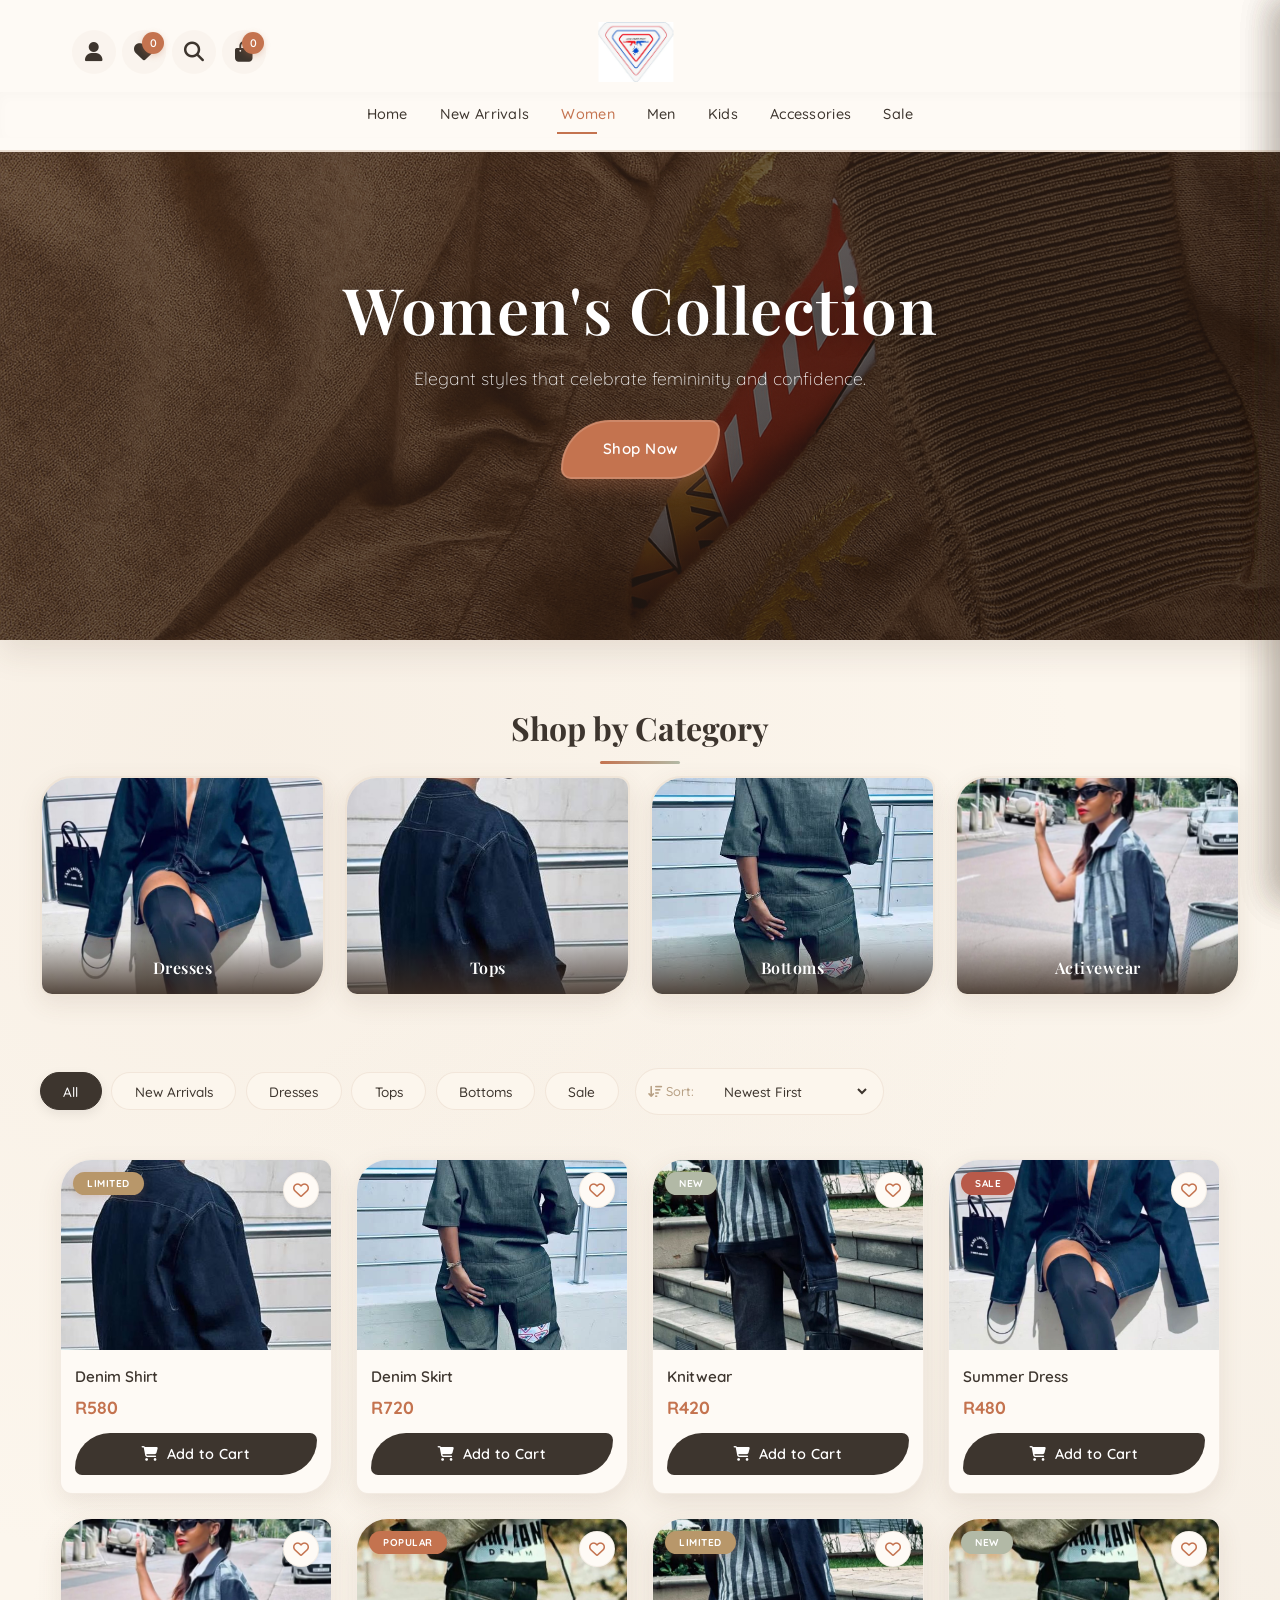
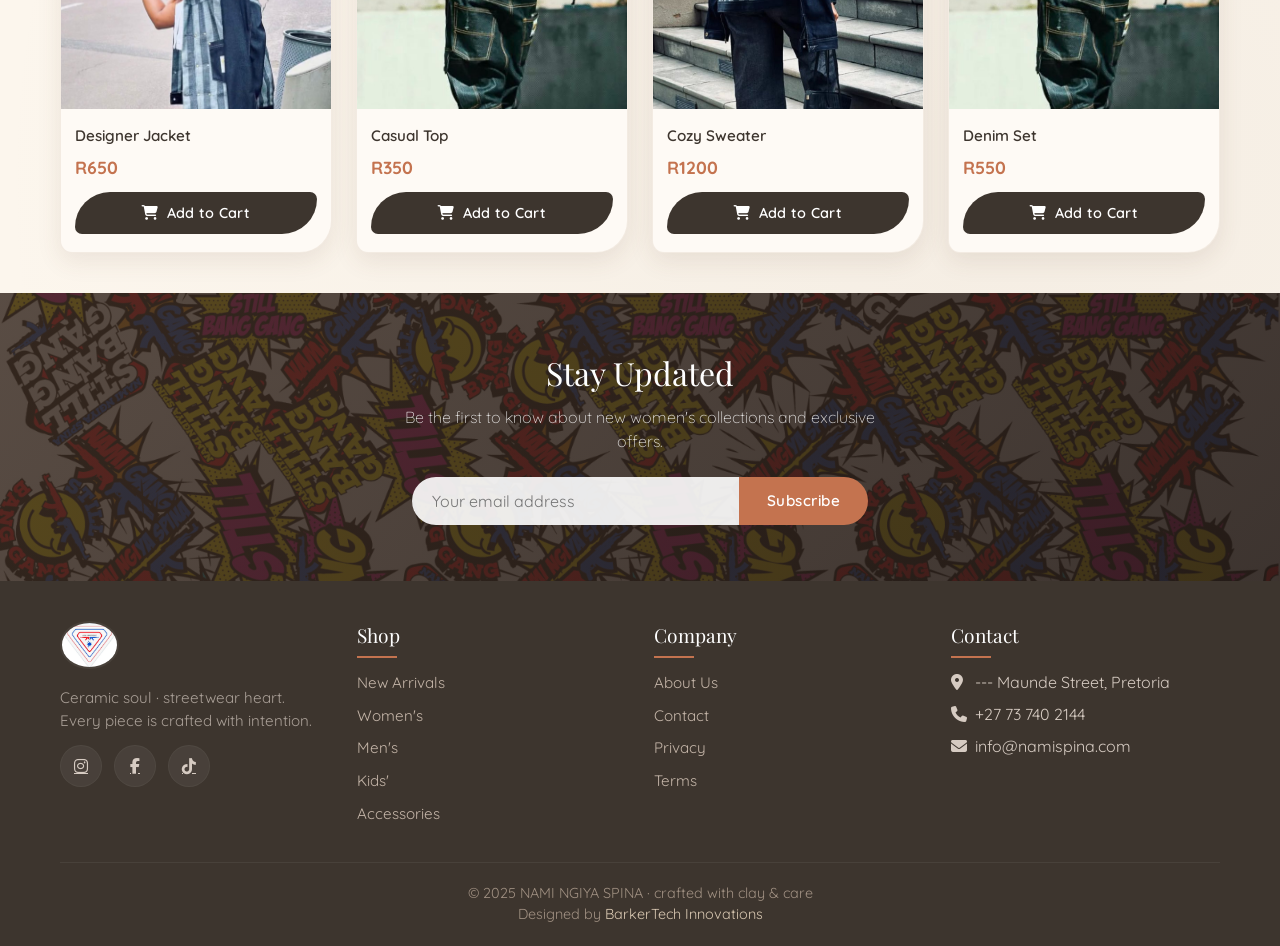
<file: Womens.html>
<!DOCTYPE html>
<html lang="en">
<head>
    <meta charset="UTF-8">
    <meta name="viewport" content="width=device-width, initial-scale=1.0, maximum-scale=1.0">
    <title>Women's Collection · Nami Ngiya Spina</title>
    <link rel="stylesheet" href="https://cdnjs.cloudflare.com/ajax/libs/font-awesome/6.4.0/css/all.min.css">
    <link href="https://fonts.googleapis.com/css2?family=Quicksand:wght@300;400;500;600;700&family=Playfair+Display:ital,wght@0,400;0,600;1,400&display=swap" rel="stylesheet">
    <style>
        /* ----- CERAMIC AESTHETIC (matches index) ----- */
        * {
            margin: 0;
            padding: 0;
            box-sizing: border-box;
        }

        :root {
            --clay: #d9c8b2;
            --clay-light: #efe6db;
            --clay-dark: #b7a084;
            --terracotta: #c4734f;
            --sage: #b2b9a6;
            --cream: #fcf6ed;
            --warm-white: #fefaf5;
            --charcoal: #3d352e;
            --shadow-soft: 0 8px 24px rgba(100, 70, 50, 0.10);
            --shadow-glaze: 0 12px 32px rgba(80, 55, 35, 0.12);
            --border-organic: 2px solid rgba(180, 140, 110, 0.25);
            --radius-soft: 32px 12px 32px 12px;
            --font-body: 'Quicksand', sans-serif;
            --font-display: 'Playfair Display', serif;
            --transition-butter: all 0.35s cubic-bezier(0.34, 1.56, 0.64, 1);
        }

        body {
            font-family: var(--font-body);
            background: var(--cream);
            color: var(--charcoal);
            padding-top: 80px;
            line-height: 1.5;
            background-image: radial-gradient(circle at 20% 30%, rgba(220, 200, 180, 0.15) 0%, transparent 40%),
                              radial-gradient(circle at 80% 70%, rgba(180, 160, 140, 0.10) 0%, transparent 50%);
        }

        .container {
            max-width: 1200px;
            margin: 0 auto;
            padding: 0 20px;
        }

        /* ----- HEADER (matches index) ----- */
        header {
            background: var(--warm-white);
            border-bottom: var(--border-organic);
            box-shadow: var(--shadow-soft);
            position: fixed;
            top: 0;
            left: 0;
            right: 0;
            z-index: 1000;
            padding: 8px 0;
            backdrop-filter: blur(2px);
            transition: var(--transition-butter);
        }

        .top-header {
            display: flex;
            justify-content: space-between;
            align-items: center;
            padding: 0 12px;
            height: 64px;
        }

        .menu-icon {
            font-size: 22px;
            cursor: pointer;
            padding: 8px;
            min-width: 44px;
            min-height: 44px;
            display: flex;
            align-items: center;
            justify-content: center;
            color: var(--charcoal);
            transition: var(--transition-butter);
            border-radius: 50%;
            background: rgba(200, 175, 150, 0.15);
        }
        .menu-icon:hover { background: rgba(180, 140, 110, 0.25); transform: scale(1.02); }

        .logo-container {
            position: absolute;
            left: 50%;
            transform: translateX(-50%);
            display: flex;
            align-items: center;
            height: 100%;
        }

        .logo {
            font-family: var(--font-display);
            font-size: 26px;
            font-weight: 600;
            color: var(--charcoal);
            display: flex;
            align-items: center;
            gap: 8px;
            letter-spacing: -0.5px;
        }
        .logo img {
    height: 48px;
    display: block;
    background: transparent;
}
        .logo span {
            background: linear-gradient(135deg, var(--terracotta), var(--clay-dark));
            -webkit-background-clip: text;
            -webkit-text-fill-color: transparent;
            background-clip: text;
        }

        .nav-icons {
            display: flex;
            gap: 6px;
        }
        .nav-icon {
            position: relative;
            cursor: pointer;
            font-size: 20px;
            padding: 8px;
            color: var(--charcoal);
            min-width: 44px;
            min-height: 44px;
            display: flex;
            align-items: center;
            justify-content: center;
            border-radius: 50%;
            transition: var(--transition-butter);
            background: rgba(200, 175, 150, 0.08);
        }
        .nav-icon:hover {
            background: var(--clay-light);
            transform: translateY(-2px);
            color: var(--terracotta);
        }
        .cart-count, .wishlist-count {
            position: absolute;
            top: 2px;
            right: 2px;
            background: var(--terracotta);
            color: white;
            border-radius: 30px;
            width: 22px;
            height: 22px;
            font-size: 11px;
            font-weight: 600;
            display: flex;
            align-items: center;
            justify-content: center;
            box-shadow: 0 2px 6px rgba(196, 115, 79, 0.3);
        }

        /* search bar */
        .search-bar {
            position: absolute;
            top: 100%;
            right: 0;
            width: 0;
            overflow: hidden;
            background: var(--warm-white);
            box-shadow: var(--shadow-glaze);
            transition: var(--transition-butter);
            z-index: 1001;
        }
        .search-bar.active {
            width: 100%;
            padding: 16px 20px;
        }
        .search-input-container {
            position: relative;
            width: 100%;
        }
        .search-bar input {
            width: 100%;
            border: var(--border-organic);
            border-radius: 60px;
            padding: 14px 24px;
            font-size: 16px;
            background: var(--cream);
            outline: none;
            transition: var(--transition-butter);
            font-family: var(--font-body);
        }
        .search-bar input:focus {
            border-color: var(--terracotta);
            box-shadow: 0 0 0 4px rgba(196, 115, 79, 0.15);
            background: white;
        }
        .search-bar button {
            position: absolute;
            right: 8px;
            top: 50%;
            transform: translateY(-50%);
            background: var(--terracotta);
            border: none;
            color: white;
            border-radius: 40px;
            padding: 8px 16px;
            cursor: pointer;
            font-size: 14px;
            height: 40px;
            display: flex;
            align-items: center;
            justify-content: center;
            transition: var(--transition-butter);
        }
        .search-bar button:hover {
            background: var(--clay-dark);
            transform: translateY(-50%) scale(1.02);
        }

        /* navigation */
        nav {
            background: var(--warm-white);
            padding: 0;
            display: none;
            border-top: var(--border-organic);
            box-shadow: inset 0 4px 12px rgba(0,0,0,0.02);
        }
        nav.active {
            display: flex;
        }
        .nav-links {
            display: flex;
            flex-direction: column;
            list-style: none;
            width: 100%;
            padding: 8px 0;
        }
        .nav-links li {
            border-bottom: 1px solid rgba(180, 140, 110, 0.12);
        }
        .nav-links a {
            color: var(--charcoal);
            text-decoration: none;
            font-weight: 500;
            font-size: 15px;
            padding: 14px 24px;
            display: block;
            transition: var(--transition-butter);
            letter-spacing: 0.3px;
            position: relative;
        }
        .nav-links a::after {
            content: '';
            position: absolute;
            bottom: 0;
            left: 24px;
            width: 0;
            height: 2px;
            background: var(--terracotta);
            transition: var(--transition-butter);
        }
        .nav-links a:hover {
            background: var(--clay-light);
            color: var(--terracotta);
        }
        .nav-links a:hover::after { width: 40px; }
        .nav-links a.active { color: var(--terracotta); }
        .nav-links a.active::after { width: 40px; }

        /* ----- HERO – straight edges (matches index) ----- */
        .womens-hero {
            position: relative;
            height: 50vh;
            overflow: hidden;
            margin-bottom: 32px;
            box-shadow: var(--shadow-glaze);
            background: linear-gradient(135deg, rgba(60, 45, 35, 0.65), rgba(30, 20, 15, 0.75)), url('WomenHero.png') center/cover no-repeat;
            display: flex;
            align-items: center;
            justify-content: center;
            text-align: center;
        }
        .hero-content {
            max-width: 720px;
            padding: 0 20px;
            color: white;
        }
        .hero-content h1 {
            font-family: var(--font-display);
            font-size: 2.8rem;
            font-weight: 600;
            letter-spacing: 1px;
            text-shadow: 0 4px 20px rgba(0,0,0,0.3);
            margin-bottom: 0.5rem;
        }
        .hero-content p {
            font-size: 1.1rem;
            opacity: 0.92;
            margin-bottom: 1.8rem;
            font-weight: 300;
            text-shadow: 0 2px 12px rgba(0,0,0,0.2);
        }
        .btn {
            display: inline-block;
            padding: 16px 40px;
            background: var(--terracotta);
            color: white;
            text-decoration: none;
            font-weight: 600;
            border-radius: 60px 12px 60px 12px;
            transition: var(--transition-butter);
            font-size: 15px;
            letter-spacing: 0.5px;
            box-shadow: 0 8px 20px rgba(196, 115, 79, 0.3);
            border: 2px solid rgba(255,255,255,0.15);
        }
        .btn:hover {
            background: var(--clay-dark);
            transform: translateY(-4px) scale(1.01);
            box-shadow: 0 12px 32px rgba(160, 120, 80, 0.35);
        }

        /* ----- SECTION TITLES ----- */
        .section-title {
            text-align: center;
            font-family: var(--font-display);
            font-size: 2rem;
            color: var(--charcoal);
            margin-bottom: 12px;
            position: relative;
            padding-bottom: 12px;
        }
        .section-title::after {
            content: '';
            position: absolute;
            bottom: 0;
            left: 50%;
            transform: translateX(-50%);
            width: 80px;
            height: 3px;
            background: linear-gradient(90deg, var(--terracotta), var(--sage));
            border-radius: 10px;
        }

        /* ----- CATEGORIES – CLAY TILES ----- */
        .womens-categories {
            padding: 32px 0 16px;
        }
        .categories-grid {
            display: grid;
            grid-template-columns: repeat(2, 1fr);
            gap: 18px;
            margin-bottom: 32px;
        }
        .category {
            position: relative;
            height: 180px;
            border-radius: var(--radius-soft);
            overflow: hidden;
            box-shadow: var(--shadow-soft);
            transition: var(--transition-butter);
            border: 2px solid rgba(200, 175, 150, 0.2);
        }
        .category:hover {
            transform: translateY(-6px);
            box-shadow: var(--shadow-glaze);
            border-color: var(--clay);
        }
        .category img {
            width: 100%;
            height: 100%;
            object-fit: cover;
            transition: transform 0.7s ease;
        }
        .category:hover img { transform: scale(1.04); }
        .category-name {
            position: absolute;
            bottom: 0;
            left: 0;
            right: 0;
            background: linear-gradient(to top, rgba(60, 45, 35, 0.85), transparent);
            color: white;
            padding: 18px 12px 14px;
            text-align: center;
            font-weight: 600;
            font-size: 1rem;
            letter-spacing: 0.5px;
            font-family: var(--font-display);
        }

        /* ----- FILTERS (matches index) ----- */
        .filters {
            padding: 1.5rem 0;
            margin-bottom: 20px;
        }
        .filter-options {
            display: flex;
            flex-direction: column;
            gap: 1rem;
        }
        .filter-group {
            display: flex;
            flex-wrap: wrap;
            gap: 0.6rem;
        }
        .filter-btn {
            background: var(--cream);
            border: 1px solid rgba(180, 140, 110, 0.15);
            padding: 0.6rem 1.4rem;
            border-radius: 40px;
            font-family: var(--font-body);
            font-weight: 500;
            font-size: 0.85rem;
            color: var(--charcoal);
            cursor: pointer;
            transition: var(--transition-butter);
            display: inline-flex;
            align-items: center;
            gap: 8px;
        }
        .filter-btn:hover {
            background: var(--clay-light);
            transform: translateY(-2px);
        }
        .filter-btn.active {
            background: var(--charcoal);
            color: white;
            border-color: var(--charcoal);
            box-shadow: 0 4px 12px rgba(0,0,0,0.08);
        }
        .sort {
            display: flex;
            align-items: center;
            gap: 10px;
            background: var(--cream);
            padding: 0.3rem 0.8rem;
            border-radius: 60px;
            border: 1px solid rgba(180, 140, 110, 0.15);
            width: fit-content;
        }
        .sort label {
            font-size: 0.8rem;
            font-weight: 500;
            color: var(--clay-dark);
        }
        .sort-select {
            border: none;
            background: transparent;
            padding: 0.5rem 1rem;
            font-family: var(--font-body);
            font-weight: 500;
            font-size: 0.85rem;
            color: var(--charcoal);
            cursor: pointer;
            outline: none;
            border-radius: 30px;
        }
        .sort-select:focus { background: var(--clay-light); }

        /* ----- PRODUCTS GRID (matches index) ----- */
        .products-grid {
            display: grid;
            grid-template-columns: repeat(auto-fill, minmax(160px, 1fr));
            gap: 24px;
            margin-bottom: 40px;
        }
        .product {
            background: var(--warm-white);
            border-radius: var(--radius-soft);
            overflow: hidden;
            box-shadow: var(--shadow-soft);
            transition: var(--transition-butter);
            border: 1px solid rgba(200, 175, 150, 0.2);
            position: relative;
        }
        .product:hover {
            transform: translateY(-8px);
            box-shadow: var(--shadow-glaze);
            border-color: var(--clay);
        }
        .product-badge {
            position: absolute;
            top: 12px;
            left: 12px;
            background: var(--terracotta);
            color: white;
            padding: 4px 14px;
            border-radius: 40px;
            font-size: 10px;
            font-weight: 700;
            letter-spacing: 0.5px;
            text-transform: uppercase;
            z-index: 2;
            box-shadow: 0 2px 8px rgba(196, 115, 79, 0.25);
        }
        .product-badge.new { background: var(--sage); }
        .product-badge.hot { background: var(--terracotta); }
        .product-badge.exclusive { background: #b8976a; }
        .product-badge.sale { background: #b85a4a; }
        .product-badge.limited { background: #b8976a; }
        .product-img {
            height: 190px;
            overflow: hidden;
            position: relative;
            background: var(--clay-light);
        }
        .product-img img {
            width: 100%;
            height: 100%;
            object-fit: cover;
            transition: transform 0.7s ease;
        }
        .product:hover .product-img img { transform: scale(1.03); }
        .quick-view {
            position: absolute;
            top: 50%;
            left: 50%;
            transform: translate(-50%, -50%) scale(0.8);
            background: rgba(255, 250, 245, 0.92);
            backdrop-filter: blur(4px);
            padding: 8px 18px;
            border-radius: 40px;
            font-weight: 600;
            font-size: 12px;
            opacity: 0;
            transition: var(--transition-butter);
            cursor: pointer;
            color: var(--charcoal);
            border: 1px solid rgba(180, 140, 110, 0.2);
        }
        .product:hover .quick-view {
            opacity: 1;
            transform: translate(-50%, -50%) scale(1);
        }
        .product-wishlist-heart {
            position: absolute;
            top: 12px;
            right: 12px;
            background: var(--warm-white);
            width: 36px;
            height: 36px;
            border-radius: 50%;
            display: flex;
            align-items: center;
            justify-content: center;
            cursor: pointer;
            z-index: 15;
            box-shadow: 0 2px 8px rgba(0,0,0,0.06);
            transition: var(--transition-butter);
            color: var(--terracotta);
            font-size: 16px;
            border: 1px solid rgba(180, 140, 110, 0.1);
        }
        .product-wishlist-heart:hover { transform: scale(1.1); background: white; }
        .product-info {
            padding: 16px 14px 18px;
        }
        .product-title {
            font-weight: 600;
            font-size: 0.95rem;
            margin-bottom: 6px;
            color: var(--charcoal);
        }
        .product-price {
            display: flex;
            align-items: center;
            gap: 8px;
            margin-bottom: 12px;
        }
        .price-current {
            font-weight: 700;
            font-size: 1.1rem;
            color: var(--terracotta);
        }
        .price-original {
            font-size: 0.8rem;
            color: #a68b7a;
            text-decoration: line-through;
        }
        .add-to-cart {
            width: 100%;
            padding: 12px;
            background: var(--charcoal);
            color: white;
            border: none;
            border-radius: 40px 8px 40px 8px;
            cursor: pointer;
            font-weight: 600;
            transition: var(--transition-butter);
            font-size: 0.9rem;
            display: flex;
            align-items: center;
            justify-content: center;
            gap: 8px;
            font-family: var(--font-body);
            letter-spacing: 0.3px;
        }
        .add-to-cart:hover {
            background: var(--terracotta);
            transform: translateY(-2px);
            box-shadow: 0 6px 16px rgba(196, 115, 79, 0.25);
        }

        /* ----- CART SIDEBAR (matches index) ----- */
        .cart-overlay, .panel-overlay {
            position: fixed;
            top: 0;
            left: 0;
            width: 100%;
            height: 100%;
            background: rgba(40, 30, 25, 0.4);
            backdrop-filter: blur(2px);
            z-index: 2000;
            display: none;
            opacity: 0;
            transition: opacity 0.3s ease;
        }
        .cart-overlay.active, .panel-overlay.active { display: block; opacity: 1; }
        .cart-sidebar, .side-panel {
            position: fixed;
            top: 0;
            right: -100%;
            width: 100%;
            max-width: 420px;
            height: 100%;
            background: var(--warm-white);
            box-shadow: -8px 0 32px rgba(60, 45, 35, 0.15);
            z-index: 2001;
            display: flex;
            flex-direction: column;
            transition: right 0.4s cubic-bezier(0.34, 1.56, 0.64, 1);
            overflow-y: auto;
            border-left: 2px solid rgba(200, 175, 150, 0.2);
        }
        .cart-sidebar.active, .side-panel.active { right: 0; }
        .cart-header, .panel-header {
            display: flex;
            justify-content: space-between;
            align-items: center;
            padding: 20px 24px;
            border-bottom: var(--border-organic);
            background: var(--charcoal);
            color: white;
        }
        .cart-header h2, .panel-header h2 {
            font-family: var(--font-display);
            font-weight: 400;
            font-size: 1.4rem;
        }
        .close-cart, .close-panel {
            background: none;
            border: none;
            color: white;
            font-size: 1.6rem;
            cursor: pointer;
            transition: var(--transition-butter);
            min-width: 44px;
            min-height: 44px;
            display: flex;
            align-items: center;
            justify-content: center;
        }
        .close-cart:hover, .close-panel:hover { color: var(--clay); transform: rotate(90deg); }
        .cart-items, .wishlist-items, .account-content {
            flex: 1;
            padding: 16px 20px;
            overflow-y: auto;
        }
        .cart-item {
            display: flex;
            gap: 16px;
            padding: 16px 0;
            border-bottom: 1px solid rgba(200, 175, 150, 0.2);
        }
        .cart-item-img {
            width: 72px;
            height: 72px;
            border-radius: 20px 4px 20px 4px;
            overflow: hidden;
            flex-shrink: 0;
            border: 1px solid var(--clay);
        }
        .cart-item-img img { width: 100%; height: 100%; object-fit: cover; }
        .cart-item-details { flex: 1; display: flex; flex-direction: column; justify-content: space-between; }
        .cart-item-title { font-weight: 600; font-size: 0.95rem; }
        .cart-item-price { color: var(--terracotta); font-weight: 600; }
        .cart-item-controls { display: flex; align-items: center; gap: 12px; flex-wrap: wrap; margin-top: 6px; }
        .quantity-controls {
            display: flex;
            align-items: center;
            border: 1px solid rgba(180, 140, 110, 0.25);
            border-radius: 40px;
            overflow: hidden;
        }
        .quantity-btn {
            background: none;
            border: none;
            width: 36px;
            height: 36px;
            cursor: pointer;
            transition: var(--transition-butter);
            font-size: 1.1rem;
            color: var(--charcoal);
        }
        .quantity-btn:hover { background: var(--clay-light); }
        .quantity-input {
            width: 40px;
            height: 36px;
            border: none;
            text-align: center;
            font-weight: 600;
            outline: none;
            font-size: 1rem;
            background: transparent;
        }
        .remove-item {
            background: none;
            border: none;
            color: var(--terracotta);
            cursor: pointer;
            transition: var(--transition-butter);
            min-width: 44px;
            min-height: 44px;
            display: flex;
            align-items: center;
            justify-content: center;
            font-size: 1.1rem;
        }
        .remove-item:hover { color: #a0523a; transform: scale(1.1); }
        .cart-footer {
            padding: 20px 24px;
            border-top: var(--border-organic);
            background: var(--clay-light);
        }
        .cart-total-row {
            display: flex;
            justify-content: space-between;
            margin-bottom: 8px;
            font-size: 1rem;
        }
        .cart-total-row.total {
            font-weight: 700;
            font-size: 1.2rem;
            border-top: 2px solid rgba(180, 140, 110, 0.25);
            padding-top: 12px;
            margin-top: 8px;
        }
        .cart-actions {
            display: flex;
            flex-direction: column;
            gap: 12px;
            margin-top: 12px;
        }
        .checkout-btn, .continue-shopping {
            padding: 14px;
            border: none;
            border-radius: 40px 8px 40px 8px;
            font-weight: 600;
            cursor: pointer;
            transition: var(--transition-butter);
            text-align: center;
            font-size: 1rem;
            font-family: var(--font-body);
            min-height: 50px;
        }
        .checkout-btn {
            background: var(--charcoal);
            color: white;
            box-shadow: 0 4px 12px rgba(0,0,0,0.08);
        }
        .checkout-btn:hover {
            background: var(--terracotta);
            transform: translateY(-2px);
            box-shadow: 0 8px 20px rgba(196, 115, 79, 0.25);
        }
        .continue-shopping {
            background: transparent;
            color: var(--charcoal);
            border: 1px solid rgba(180, 140, 110, 0.3);
        }
        .continue-shopping:hover {
            background: var(--charcoal);
            color: white;
        }
        .empty-cart, .empty-state {
            text-align: center;
            padding: 40px 20px;
            color: var(--clay-dark);
        }
        .empty-cart i, .empty-state i {
            font-size: 3rem;
            color: var(--clay);
            margin-bottom: 12px;
        }
        .wishlist-item {
            display: flex;
            gap: 16px;
            padding: 16px 0;
            border-bottom: 1px solid rgba(200, 175, 150, 0.2);
        }
        .wishlist-item-img {
            width: 72px;
            height: 72px;
            border-radius: 20px 4px 20px 4px;
            overflow: hidden;
            border: 1px solid var(--clay);
        }
        .wishlist-item-img img { width: 100%; height: 100%; object-fit: cover; }
        .wishlist-item-details { flex: 1; }
        .wishlist-item-title { font-weight: 600; }
        .wishlist-item-price { color: var(--terracotta); font-weight: 600; }
        .wishlist-item-actions { display: flex; gap: 10px; margin-top: 8px; flex-wrap: wrap; }
        .wishlist-add-cart, .wishlist-remove-btn {
            padding: 6px 16px;
            border: none;
            border-radius: 30px;
            font-weight: 500;
            font-size: 0.8rem;
            cursor: pointer;
            transition: var(--transition-butter);
            font-family: var(--font-body);
        }
        .wishlist-add-cart { background: var(--charcoal); color: white; }
        .wishlist-add-cart:hover { background: var(--terracotta); }
        .wishlist-remove-btn { background: transparent; color: var(--terracotta); border: 1px solid rgba(196,115,79,0.2); }
        .wishlist-remove-btn:hover { background: var(--terracotta); color: white; }
        .account-profile { text-align: center; margin-bottom: 25px; }
        .avatar {
            width: 80px; height: 80px;
            background: linear-gradient(135deg, var(--terracotta), var(--clay-dark));
            border-radius: 50%;
            display: flex;
            align-items: center;
            justify-content: center;
            margin: 0 auto 15px;
        }
        .avatar i { font-size: 2.5rem; color: white; }
        .account-name { font-weight: 600; font-size: 1.1rem; }
        .account-email { color: var(--clay-dark); font-size: 0.9rem; }
        .account-menu { list-style: none; }
        .account-menu li {
            padding: 12px 15px;
            margin: 5px 0;
            border-radius: 12px;
            cursor: pointer;
            display: flex;
            align-items: center;
            gap: 12px;
            transition: var(--transition-butter);
        }
        .account-menu li:hover { background: var(--clay-light); }
        .account-menu li i { width: 20px; color: var(--terracotta); }

        /* ----- NEWSLETTER (straight edges, matches index) ----- */
        .newsletter {
            background: linear-gradient(135deg, rgba(60, 45, 35, 0.85), rgba(40, 30, 25, 0.90)), url('Mash.jpg') center/cover;
            color: white;
            padding: 56px 0;
            text-align: center;
            margin: 32px 0 0;
        }
        .newsletter h2 {
            font-family: var(--font-display);
            font-size: 2rem;
            font-weight: 400;
            margin-bottom: 8px;
        }
        .newsletter p {
            max-width: 500px;
            margin: 0 auto 24px;
            opacity: 0.85;
            font-weight: 300;
        }
        .newsletter-form {
            display: flex;
            max-width: 480px;
            margin: 0 auto;
            padding: 0 12px;
        }
        .newsletter-form input {
            flex: 1;
            padding: 14px 20px;
            border: none;
            border-radius: 60px 0 0 60px;
            font-size: 1rem;
            outline: none;
            background: rgba(255,255,255,0.9);
            font-family: var(--font-body);
        }
        .newsletter-form input:focus { background: white; }
        .newsletter-form button {
            background: var(--terracotta);
            color: white;
            border: none;
            padding: 0 28px;
            border-radius: 0 60px 60px 0;
            cursor: pointer;
            font-weight: 600;
            font-size: 0.95rem;
            transition: var(--transition-butter);
            font-family: var(--font-body);
            letter-spacing: 0.5px;
        }
        .newsletter-form button:hover {
            background: var(--clay-dark);
            transform: scale(1.02);
        }

        /* ----- FOOTER (matches index) ----- */
        footer {
            background: var(--charcoal);
            color: #d6cbc2;
            padding: 40px 0 20px;
        }
        .footer-content {
            display: grid;
            grid-template-columns: 1fr;
            gap: 28px;
            margin-bottom: 28px;
        }
        .footer-column h3 {
            font-family: var(--font-display);
            font-weight: 400;
            font-size: 1.2rem;
            color: white;
            margin-bottom: 12px;
            position: relative;
            padding-bottom: 8px;
        }
        .footer-column h3::after {
            content: '';
            position: absolute;
            bottom: 0;
            left: 0;
            width: 40px;
            height: 2px;
            background: var(--terracotta);
        }
        .footer-links { list-style: none; }
        .footer-links li { margin-bottom: 8px; }
        .footer-links a {
            color: #c4b5a8;
            text-decoration: none;
            transition: var(--transition-butter);
            font-size: 0.95rem;
        }
        .footer-links a:hover { color: var(--terracotta); padding-left: 4px; }
        .social-icons {
            display: flex;
            gap: 12px;
            margin-top: 12px;
        }
        .social-icons a {
            display: flex;
            align-items: center;
            justify-content: center;
            width: 42px;
            height: 42px;
            background: rgba(255,255,255,0.06);
            border-radius: 50%;
            color: #d6cbc2;
            transition: var(--transition-butter);
            border: 1px solid rgba(255,255,255,0.04);
        }
        .social-icons a:hover {
            background: var(--terracotta);
            color: white;
            transform: translateY(-3px);
        }
        .footer-logo-img { height: 48px; border-radius: 50%; margin-bottom: 12px; border: 2px solid rgba(255,255,255,0.06); }
        .copyright {
            text-align: center;
            padding-top: 20px;
            border-top: 1px solid rgba(255,255,255,0.06);
            color: #a09082;
            font-size: 0.9rem;
        }
        .developer-glow {
            color: var(--clay);
            text-decoration: none;
            transition: var(--transition-butter);
        }
        .developer-glow:hover {
            color: var(--terracotta);
            text-shadow: 0 0 16px rgba(196, 115, 79, 0.2);
        }

        /* ----- RESPONSIVE (matches index) ----- */
        @media (min-width: 640px) {
            .categories-grid { grid-template-columns: repeat(4, 1fr); gap: 20px; }
            .category { height: 220px; }
            .products-grid { grid-template-columns: repeat(auto-fill, minmax(210px, 1fr)); }
            .footer-content { grid-template-columns: repeat(2, 1fr); }
            .hero-content h1 { font-size: 3rem; }
            .filter-options { flex-direction: row; align-items: center; }
            .sort { width: auto; }
        }
        @media (min-width: 768px) {
            .products-grid { grid-template-columns: repeat(2, 1fr); }
        }
        @media (min-width: 992px) {
            body { padding-top: 100px; }
            header { padding: 12px 0; }
            .top-header { height: 80px; }
            .logo img { height: 60px; }
            .logo { font-size: 30px; }
            nav { display: flex; position: static; padding: 4px 0; border-top: none; background: transparent; }
            .nav-links { flex-direction: row; gap: 4px 24px; padding: 0; }
            .nav-links li { border-bottom: none; }
            .nav-links a { padding: 8px 4px; font-size: 0.9rem; }
            .nav-links a::after { left: 0; }
            .nav-links a:hover::after { width: 100%; }
            .menu-icon { display: none; }
            .womens-hero { height: 60vh; }
            .hero-content h1 { font-size: 4rem; }
            .cart-sidebar, .side-panel { right: -450px; max-width: 450px; }
            .footer-content { grid-template-columns: repeat(4, 1fr); }
            .products-grid { grid-template-columns: repeat(4, 1fr); }
        }
        @media (max-width: 480px) {
            .hero-content h1 { font-size: 1.8rem; }
            .hero-content p { font-size: 0.95rem; }
            .product-img { height: 160px; }
            .products-grid { gap: 14px; }
            .filter-group { gap: 0.4rem; }
            .filter-btn { padding: 0.4rem 1rem; font-size: 0.75rem; }
        }

        /* touch friendly */
        * { -webkit-tap-highlight-color: transparent; }
        input, button, select, textarea { font-size: 16px; }

        /* ozow badge */
        .ozow-badge {
            display: inline-flex;
            align-items: center;
            gap: 8px;
            background: #1a2b3c;
            color: white;
            padding: 6px 16px;
            border-radius: 40px;
            font-size: 0.75rem;
            font-weight: 600;
            letter-spacing: 0.3px;
            border: 1px solid rgba(255,255,255,0.08);
        }
        .ozow-badge i { color: #f5b342; }
    </style>
</head>
<body>
    <!-- HEADER (matches index) -->
    <header id="main-header">
        <div class="container">
            <div class="top-header">
                <div class="menu-icon" onclick="toggleMenu()"><i class="fas fa-bars"></i></div>
                <div class="logo-container">
                    <div class="logo">
                        <img src="LOG.jpeg" alt="Nami Ngiya Spina">
                        <span></span>
                    </div>
                </div>
                <div class="nav-icons">
                    <div class="nav-icon" onclick="toggleAccountPanel()"><i class="fas fa-user"></i></div>
                    <div class="nav-icon" onclick="toggleWishlistPanel()"><i class="fas fa-heart"></i><span class="wishlist-count" id="wishlistCountNav">0</span></div>
                    <div class="nav-icon" onclick="toggleSearch()"><i class="fas fa-search"></i></div>
                    <div class="nav-icon cart-icon" onclick="toggleCart()"><i class="fas fa-shopping-bag"></i><span class="cart-count">0</span></div>
                </div>
            </div>
        </div>
        <div class="search-bar" id="searchBar">
            <div class="search-input-container">
                <input type="text" placeholder="Search women's collection..." id="searchInput">
                <button><i class="fas fa-search"></i></button>
                <div class="search-suggestions" id="searchSuggestions"></div>
            </div>
        </div>
        <nav id="main-nav">
            <div class="container">
                <ul class="nav-links">
                    <li><a href="index.html">Home</a></li>
                    <li><a href="newArrivals.html">New Arrivals</a></li>
                    <li><a href="Womens.html" class="active">Women</a></li>
                    <li><a href="Mens.html">Men</a></li>
                    <li><a href="Kids.html">Kids</a></li>
                    <li><a href="Accessories.html">Accessories</a></li>
                    <li><a href="sale.html">Sale</a></li>
                </ul>
            </div>
        </nav>
    </header>

    <!-- WISHLIST PANEL -->
    <div class="panel-overlay" id="wishlistOverlay"></div>
    <div class="side-panel" id="wishlistPanel">
        <div class="panel-header"><h2><i class="fas fa-heart" style="opacity:0.6;margin-right:8px;"></i>Wishlist</h2><button class="close-panel" onclick="closeWishlistPanel()"><i class="fas fa-times"></i></button></div>
        <div class="wishlist-items" id="wishlistItems"><div class="empty-state"><i class="far fa-heart"></i><p>Your wishlist is empty</p></div></div>
    </div>

    <!-- ACCOUNT PANEL -->
    <div class="panel-overlay" id="accountOverlay"></div>
    <div class="side-panel" id="accountPanel">
        <div class="panel-header"><h2><i class="fas fa-user-circle" style="opacity:0.6;margin-right:8px;"></i>Account</h2><button class="close-panel" onclick="closeAccountPanel()"><i class="fas fa-times"></i></button></div>
        <div class="account-content">
            <div class="account-profile"><div class="avatar"><i class="fas fa-user-alt"></i></div><div class="account-name">Guest User</div><div class="account-email">Sign in for exclusive access</div></div>
            <ul class="account-menu"><li><i class="fas fa-shopping-bag"></i> My Orders</li><li><i class="fas fa-map-marker-alt"></i> Address Book</li><li><i class="fas fa-credit-card"></i> Payment Methods</li><li><i class="fas fa-gem"></i> Membership</li><li><i class="fas fa-sign-out-alt"></i> Sign Out</li></ul>
        </div>
    </div>

    <!-- CART SIDEBAR -->
    <div class="cart-overlay" id="cartOverlay"></div>
    <div class="cart-sidebar" id="cartSidebar">
        <div class="cart-header"><h2><i class="fas fa-paint-brush" style="opacity:0.6;margin-right:8px;"></i>Your Cart</h2><button class="close-cart" onclick="toggleCart()"><i class="fas fa-times"></i></button></div>
        <div class="cart-items" id="cartItems"><div class="empty-cart"><i class="fas fa-shopping-bag"></i><p>Your cart is empty</p></div></div>
        <div class="cart-footer" id="cartFooter" style="display:none;">
            <div class="cart-totals"><div class="cart-total-row"><span>Subtotal</span><span id="cartSubtotal">R0.00</span></div><div class="cart-total-row"><span>Shipping</span><span>R99.00</span></div><div class="cart-total-row total"><span>Total</span><span id="cartTotal">R99.00</span></div></div>
            <div class="cart-actions">
                <button class="checkout-btn" onclick="checkoutWithOzow()"><i class="fas fa-credit-card" style="margin-right:8px;"></i> Pay with Ozow</button>
                <button class="continue-shopping" onclick="toggleCart()">Continue Shopping</button>
            </div>
            <div style="text-align:center;margin-top:12px;font-size:0.75rem;color:var(--clay-dark);"><span class="ozow-badge"><i class="fas fa-lock"></i> Secured via Ozow</span></div>
        </div>
    </div>

    <!-- HERO -->
    <section class="womens-hero">
        <div class="hero-content">
            <h1>Women's Collection</h1>
            <p>Elegant styles that celebrate femininity and confidence.</p>
            <a href="#products" class="btn">Shop Now</a>
        </div>
    </section>

    <!-- CATEGORIES -->
    <section class="container womens-categories">
        <h2 class="section-title">Shop by Category</h2>
        <div class="categories-grid">
            <div class="category"><img src="Dress.jpg" alt="Dresses"><div class="category-name">Dresses</div></div>
            <div class="category"><img src="DenimShirt.jpg" alt="Tops"><div class="category-name">Tops</div></div>
            <div class="category"><img src="Denim.jpg" alt="Bottoms"><div class="category-name">Bottoms</div></div>
            <div class="category"><img src="JacketsW.jpg" alt="Activewear"><div class="category-name">Activewear</div></div>
        </div>
    </section>

    <!-- FILTERS -->
    <section class="container filters">
        <div class="filter-options">
            <div class="filter-group">
                <button class="filter-btn active" data-filter="all">All</button>
                <button class="filter-btn" data-filter="new">New Arrivals</button>
                <button class="filter-btn" data-filter="dresses">Dresses</button>
                <button class="filter-btn" data-filter="tops">Tops</button>
                <button class="filter-btn" data-filter="bottoms">Bottoms</button>
                <button class="filter-btn" data-filter="sale">Sale</button>
            </div>
            <div class="sort">
                <label><i class="fas fa-arrow-down-wide-short"></i> Sort:</label>
                <select class="sort-select" id="sortSelect">
                    <option value="newest">Newest First</option>
                    <option value="low-high">Price: Low to High</option>
                    <option value="high-low">Price: High to Low</option>
                </select>
            </div>
        </div>
    </section>

    <!-- PRODUCTS -->
    <section class="container" id="products">
        <div class="products-grid" id="productsGrid"></div>
    </section>

    <!-- NEWSLETTER -->
    <section class="newsletter">
        <div class="container">
            <h2>Stay Updated</h2>
            <p>Be the first to know about new women's collections and exclusive offers.</p>
            <form class="newsletter-form">
                <input type="email" placeholder="Your email address" required>
                <button type="submit">Subscribe</button>
            </form>
        </div>
    </section>

    <!-- FOOTER -->
    <footer>
        <div class="container">
            <div class="footer-content">
                <div class="footer-column">
                    <img src="LOG.jpeg" class="footer-logo-img" alt="Nami Ngiya Spina">
                    <p style="opacity:0.7;font-size:0.95rem;">Ceramic soul · streetwear heart. Every piece is crafted with intention.</p>
                    <div class="social-icons">
                        <a href="https://www.instagram.com/nami_ngiya_spina?igsh=bjhiNzlwemVqMjBj" target="_blank"><i class="fab fa-instagram"></i></a>
                        <a href="https://www.facebook.com/share/16ZvKibCao/?mibextid=wwXIfr" target="_blank"><i class="fab fa-facebook-f"></i></a>
                        <a href="#" target="_blank"><i class="fab fa-tiktok"></i></a>
                    </div>
                </div>
                <div class="footer-column"><h3>Shop</h3><ul class="footer-links"><li><a href="new-arrivals.html">New Arrivals</a></li><li><a href="women.html">Women's</a></li><li><a href="men.html">Men's</a></li><li><a href="kids.html">Kids'</a></li><li><a href="accessories.html">Accessories</a></li></ul></div>
                <div class="footer-column"><h3>Company</h3><ul class="footer-links"><li><a href="about.html">About Us</a></li><li><a href="contact.html">Contact</a></li><li><a href="privacy.html">Privacy</a></li><li><a href="terms.html">Terms</a></li></ul></div>
                <div class="footer-column"><h3>Contact</h3><ul class="footer-links"><li><i class="fas fa-map-marker-alt" style="width:20px;"></i> --- Maunde Street, Pretoria</li><li><i class="fas fa-phone" style="width:20px;"></i> +27 73 740 2144</li><li><i class="fas fa-envelope" style="width:20px;"></i> info@namispina.com</li></ul></div>
            </div>
            <div class="copyright"><p>&copy; 2025 NAMI NGIYA SPINA · crafted with clay & care</p><p>Designed by <a href="https://wa.me/27768333094" target="_blank" class="developer-glow">BarkerTech Innovations</a></p></div>
        </div>
    </footer>

    <script>
        // ===== PRODUCT DATA =====
        const productData = [
            { id: 1, name: "Denim Set", price: 550, image: "denimG.jpg", category: "bottoms", badge: "new" },
            { id: 2, name: "Cozy Sweater", price: 1200, image: "SWEETY.jpg", category: "tops", badge: "limited" },
            { id: 3, name: "Casual Top", price: 350, image: "denimG.jpg", category: "tops", badge: "popular" },
            { id: 4, name: "Designer Jacket", price: 650, image: "JacketsW.jpg", category: "tops", badge: "" },
            { id: 5, name: "Summer Dress", price: 480, image: "Dress.jpg", category: "dresses", badge: "sale" },
            { id: 6, name: "Knitwear", price: 420, image: "SWEETY.jpg", category: "tops", badge: "new" },
            { id: 7, name: "Denim Skirt", price: 720, image: "Denim.jpg", category: "bottoms", badge: "" },
            { id: 8, name: "Denim Shirt", price: 580, image: "DenimShirt.jpg", category: "tops", badge: "limited" }
        ];

        // ===== STATE =====
        let wishlist = JSON.parse(localStorage.getItem('nami_wishlist')) || [];
        let cart = [];
        let currentFilter = "all";
        let currentSort = "newest";

        // ===== RENDER PRODUCTS =====
        function renderProducts() {
            let filtered = currentFilter === "all" ? [...productData] : productData.filter(p => p.category === currentFilter);
            if (currentSort === "low-high") filtered.sort((a,b) => a.price - b.price);
            else if (currentSort === "high-low") filtered.sort((a,b) => b.price - a.price);
            else filtered.sort((a,b) => b.id - a.id);
            const grid = document.getElementById("productsGrid");
            grid.innerHTML = filtered.map(p => {
                const isWished = wishlist.some(w => w.id == p.id);
                const badgeText = p.badge ? p.badge.charAt(0).toUpperCase() + p.badge.slice(1) : '';
                return `<div class="product">${p.badge ? `<span class="product-badge ${p.badge}">${badgeText}</span>` : ''}<div class="product-img"><img src="${p.image}" alt="${p.name}"><div class="quick-view">Quick View</div><div class="product-wishlist-heart" data-id="${p.id}" data-name="${p.name}" data-price="R${p.price}" data-image="${p.image}">${isWished ? '<i class="fas fa-heart"></i>' : '<i class="far fa-heart"></i>'}</div></div><div class="product-info"><h3 class="product-title">${p.name}</h3><div class="product-price"><span class="price-current">R${p.price}</span></div><button class="add-to-cart" data-id="${p.id}" data-name="${p.name}" data-price="${p.price}" data-image="${p.image}"><i class="fas fa-shopping-cart"></i> Add to Cart</button></div></div>`;
            }).join('');
            attachCartEvents();
            attachWishlistHeartEvents();
        }

        // ===== CART =====
        function attachCartEvents() {
            document.querySelectorAll('.add-to-cart').forEach(btn => {
                btn.removeEventListener('click', cartHandler);
                btn.addEventListener('click', cartHandler);
            });
        }
        function cartHandler(e) {
            const id = this.dataset.id, name = this.dataset.name, price = parseFloat(this.dataset.price), image = this.dataset.image;
            addToCart(id, name, price, image);
            this.innerHTML = '<i class="fas fa-check"></i> Added!';
            setTimeout(() => { this.innerHTML = '<i class="fas fa-shopping-cart"></i> Add to Cart'; }, 1000);
        }
        function addToCart(id, name, price, image) {
            const existing = cart.find(i => i.id === id);
            if (existing) existing.quantity++;
            else cart.push({ id, name, price, image, quantity: 1 });
            updateCartUI();
        }
        function updateCartUI() {
            const totalItems = cart.reduce((s,i) => s + i.quantity, 0);
            document.querySelector('.cart-count').textContent = totalItems;
            const container = document.getElementById('cartItems');
            if (cart.length === 0) {
                container.innerHTML = '<div class="empty-cart"><i class="fas fa-shopping-bag"></i><p>Your cart is empty</p></div>';
                document.getElementById('cartFooter').style.display = 'none';
                return;
            }
            let html = '', subtotal = 0;
            cart.forEach(item => {
                subtotal += item.price * item.quantity;
                html += `<div class="cart-item"><div class="cart-item-img"><img src="${item.image}" alt="${item.name}"></div><div class="cart-item-details"><div class="cart-item-title">${item.name}</div><div class="cart-item-price">R${item.price.toFixed(2)}</div><div class="cart-item-controls"><div class="quantity-controls"><button class="quantity-btn" onclick="updateQty('${item.id}',${item.quantity-1})">−</button><input type="text" class="quantity-input" value="${item.quantity}" readonly><button class="quantity-btn" onclick="updateQty('${item.id}',${item.quantity+1})">+</button></div><div style="font-weight:600;color:var(--terracotta);">R${(item.price*item.quantity).toFixed(2)}</div><button class="remove-item" onclick="removeCartItem('${item.id}')"><i class="fas fa-trash"></i></button></div></div></div>`;
            });
            container.innerHTML = html;
            document.getElementById('cartFooter').style.display = 'block';
            document.getElementById('cartSubtotal').innerText = `R${subtotal.toFixed(2)}`;
            document.getElementById('cartTotal').innerText = `R${(subtotal + 99).toFixed(2)}`;
        }
        window.updateQty = (id, newQty) => {
            const item = cart.find(i => i.id === id);
            if (item) {
                if (newQty <= 0) cart = cart.filter(i => i.id !== id);
                else item.quantity = newQty;
                updateCartUI();
            }
        };
        window.removeCartItem = (id) => { cart = cart.filter(i => i.id !== id); updateCartUI(); };

        // ===== OZOW CHECKOUT =====
        function checkoutWithOzow() {
            if (cart.length === 0) { alert("Your cart is empty."); return; }
            const subtotal = cart.reduce((sum, i) => sum + i.price * i.quantity, 0);
            const total = subtotal + 99;
            const ozowUrl = `https://sandbox.ozow.com/pay?merchant=DEMO&amount=${total.toFixed(2)}&currency=ZAR&reference=ORDER-${Date.now()}`;
            window.open(ozowUrl, '_blank');
            alert(`🔐 Redirecting to Ozow secure checkout\nTotal: R${total.toFixed(2)}\n(Simulated – sandbox environment)`);
        }

        // ===== WISHLIST =====
        function attachWishlistHeartEvents() {
            document.querySelectorAll('.product-wishlist-heart').forEach(heart => {
                heart.removeEventListener('click', wishlistHeartClick);
                heart.addEventListener('click', wishlistHeartClick);
            });
        }
        function wishlistHeartClick(e) {
            e.stopPropagation();
            const id = parseInt(this.dataset.id), name = this.dataset.name, price = this.dataset.price, image = this.dataset.image;
            const exists = wishlist.some(w => w.id === id);
            if (exists) { wishlist = wishlist.filter(w => w.id !== id); this.innerHTML = '<i class="far fa-heart"></i>'; }
            else { wishlist.push({ id, name, price, image }); this.innerHTML = '<i class="fas fa-heart"></i>'; }
            localStorage.setItem('nami_wishlist', JSON.stringify(wishlist));
            updateWishlistUI();
        }
        function updateWishlistUI() {
            const count = wishlist.length;
            document.getElementById('wishlistCountNav').innerText = count;
            const container = document.getElementById('wishlistItems');
            if (wishlist.length === 0) {
                container.innerHTML = '<div class="empty-state"><i class="far fa-heart"></i><p>Your wishlist is empty</p></div>';
                return;
            }
            container.innerHTML = wishlist.map(item => `
                <div class="wishlist-item">
                    <div class="wishlist-item-img"><img src="${item.image}" alt="${item.name}"></div>
                    <div class="wishlist-item-details">
                        <div class="wishlist-item-title">${item.name}</div>
                        <div class="wishlist-item-price">${item.price}</div>
                        <div class="wishlist-item-actions">
                            <button class="wishlist-add-cart" data-id="${item.id}" data-name="${item.name}" data-price="${item.price.replace('R','')}" data-image="${item.image}">Add to Cart</button>
                            <button class="wishlist-remove-btn" data-id="${item.id}">Remove</button>
                        </div>
                    </div>
                </div>
            `).join('');
            document.querySelectorAll('.wishlist-add-cart').forEach(btn => {
                btn.addEventListener('click', function() {
                    const id = this.dataset.id, name = this.dataset.name, price = parseFloat(this.dataset.price), image = this.dataset.image;
                    addToCart(id, name, price, image);
                });
            });
            document.querySelectorAll('.wishlist-remove-btn').forEach(btn => {
                btn.addEventListener('click', function() {
                    wishlist = wishlist.filter(w => w.id != this.dataset.id);
                    localStorage.setItem('nami_wishlist', JSON.stringify(wishlist));
                    updateWishlistUI();
                    renderProducts();
                });
            });
        }

        // ===== PANELS =====
        function toggleCart() {
            document.getElementById('cartOverlay').classList.toggle('active');
            document.getElementById('cartSidebar').classList.toggle('active');
            document.body.style.overflow = document.getElementById('cartSidebar').classList.contains('active') ? 'hidden' : '';
        }
        document.getElementById('cartOverlay')?.addEventListener('click', toggleCart);

        function toggleWishlistPanel() {
            document.getElementById('wishlistOverlay').classList.toggle('active');
            document.getElementById('wishlistPanel').classList.toggle('active');
            updateWishlistUI();
            document.body.style.overflow = document.getElementById('wishlistPanel').classList.contains('active') ? 'hidden' : '';
        }
        function closeWishlistPanel() {
            document.getElementById('wishlistOverlay').classList.remove('active');
            document.getElementById('wishlistPanel').classList.remove('active');
            document.body.style.overflow = '';
        }
        document.getElementById('wishlistOverlay')?.addEventListener('click', closeWishlistPanel);

        function toggleAccountPanel() {
            document.getElementById('accountOverlay').classList.toggle('active');
            document.getElementById('accountPanel').classList.toggle('active');
            document.body.style.overflow = document.getElementById('accountPanel').classList.contains('active') ? 'hidden' : '';
        }
        function closeAccountPanel() {
            document.getElementById('accountOverlay').classList.remove('active');
            document.getElementById('accountPanel').classList.remove('active');
            document.body.style.overflow = '';
        }
        document.getElementById('accountOverlay')?.addEventListener('click', closeAccountPanel);

        // ===== FILTERS =====
        document.querySelectorAll('.filter-btn').forEach(btn => {
            btn.addEventListener('click', function() {
                document.querySelectorAll('.filter-btn').forEach(b => b.classList.remove('active'));
                this.classList.add('active');
                currentFilter = this.getAttribute('data-filter');
                renderProducts();
            });
        });

        document.getElementById('sortSelect')?.addEventListener('change', (e) => {
            currentSort = e.target.value;
            renderProducts();
        });

        // ===== SEARCH =====
        function toggleSearch() {
            const bar = document.getElementById('searchBar');
            bar.classList.toggle('active');
            if (bar.classList.contains('active')) document.getElementById('searchInput')?.focus();
            else document.getElementById('searchSuggestions')?.classList.remove('active');
        }
        const searchInput = document.getElementById('searchInput');
        const searchSuggestions = document.getElementById('searchSuggestions');
        searchInput?.addEventListener('input', function() {
            const term = this.value.toLowerCase().trim();
            if (!term) { searchSuggestions.classList.remove('active'); return; }
            const filtered = productData.filter(p => p.name.toLowerCase().includes(term));
            if (!filtered.length) {
                searchSuggestions.innerHTML = '<div class="no-results" style="padding:16px;color:var(--clay-dark);">No pieces found</div>';
                searchSuggestions.classList.add('active');
                return;
            }
            searchSuggestions.innerHTML = filtered.map(p => `
                <div class="suggestion-item" style="display:flex;align-items:center;padding:12px;border-bottom:1px solid rgba(180,140,110,0.15);cursor:pointer;" data-id="${p.id}">
                    <img src="${p.image}" style="width:40px;height:40px;object-fit:cover;border-radius:12px;margin-right:14px;">
                    <div><div style="font-weight:600;">${p.name}</div><div style="color:var(--terracotta);font-weight:500;">R${p.price}</div></div>
                </div>
            `).join('');
            searchSuggestions.classList.add('active');
            document.querySelectorAll('.suggestion-item').forEach(el => {
                el.addEventListener('click', function() {
                    const id = this.dataset.id;
                    const product = productData.find(p => p.id == id);
                    if (product) { alert(`Selected: ${product.name}`); searchInput.value = ''; searchSuggestions.classList.remove('active'); toggleSearch(); }
                });
            });
        });
        document.addEventListener('click', function(e) {
            const bar = document.getElementById('searchBar');
            if (bar?.classList.contains('active') && !bar.contains(e.target) && !e.target.closest('.nav-icon')) {
                bar.classList.remove('active');
                searchSuggestions?.classList.remove('active');
            }
        });

        // ===== MENU =====
        function toggleMenu() {
            document.getElementById('main-nav').classList.toggle('active');
            document.getElementById('searchBar').classList.remove('active');
            searchSuggestions?.classList.remove('active');
        }
        document.querySelectorAll('.nav-links a').forEach(a => a.addEventListener('click', () => {
            document.getElementById('main-nav').classList.remove('active');
        }));

        // ===== NEWSLETTER =====
        document.querySelector('.newsletter-form')?.addEventListener('submit', function(e) {
            e.preventDefault();
            alert('✨ Thank you for subscribing! You\'re now part of the Nami Spina kiln club.');
            this.reset();
        });

        // ===== HEADER SCROLL =====
        window.addEventListener('scroll', () => {
            document.getElementById('main-header').classList.toggle('header-scrolled', window.scrollY > 40);
        });

        // ===== INIT =====
        renderProducts();
        updateCartUI();
        updateWishlistUI();
    </script>
</body>
</html>
</file>
